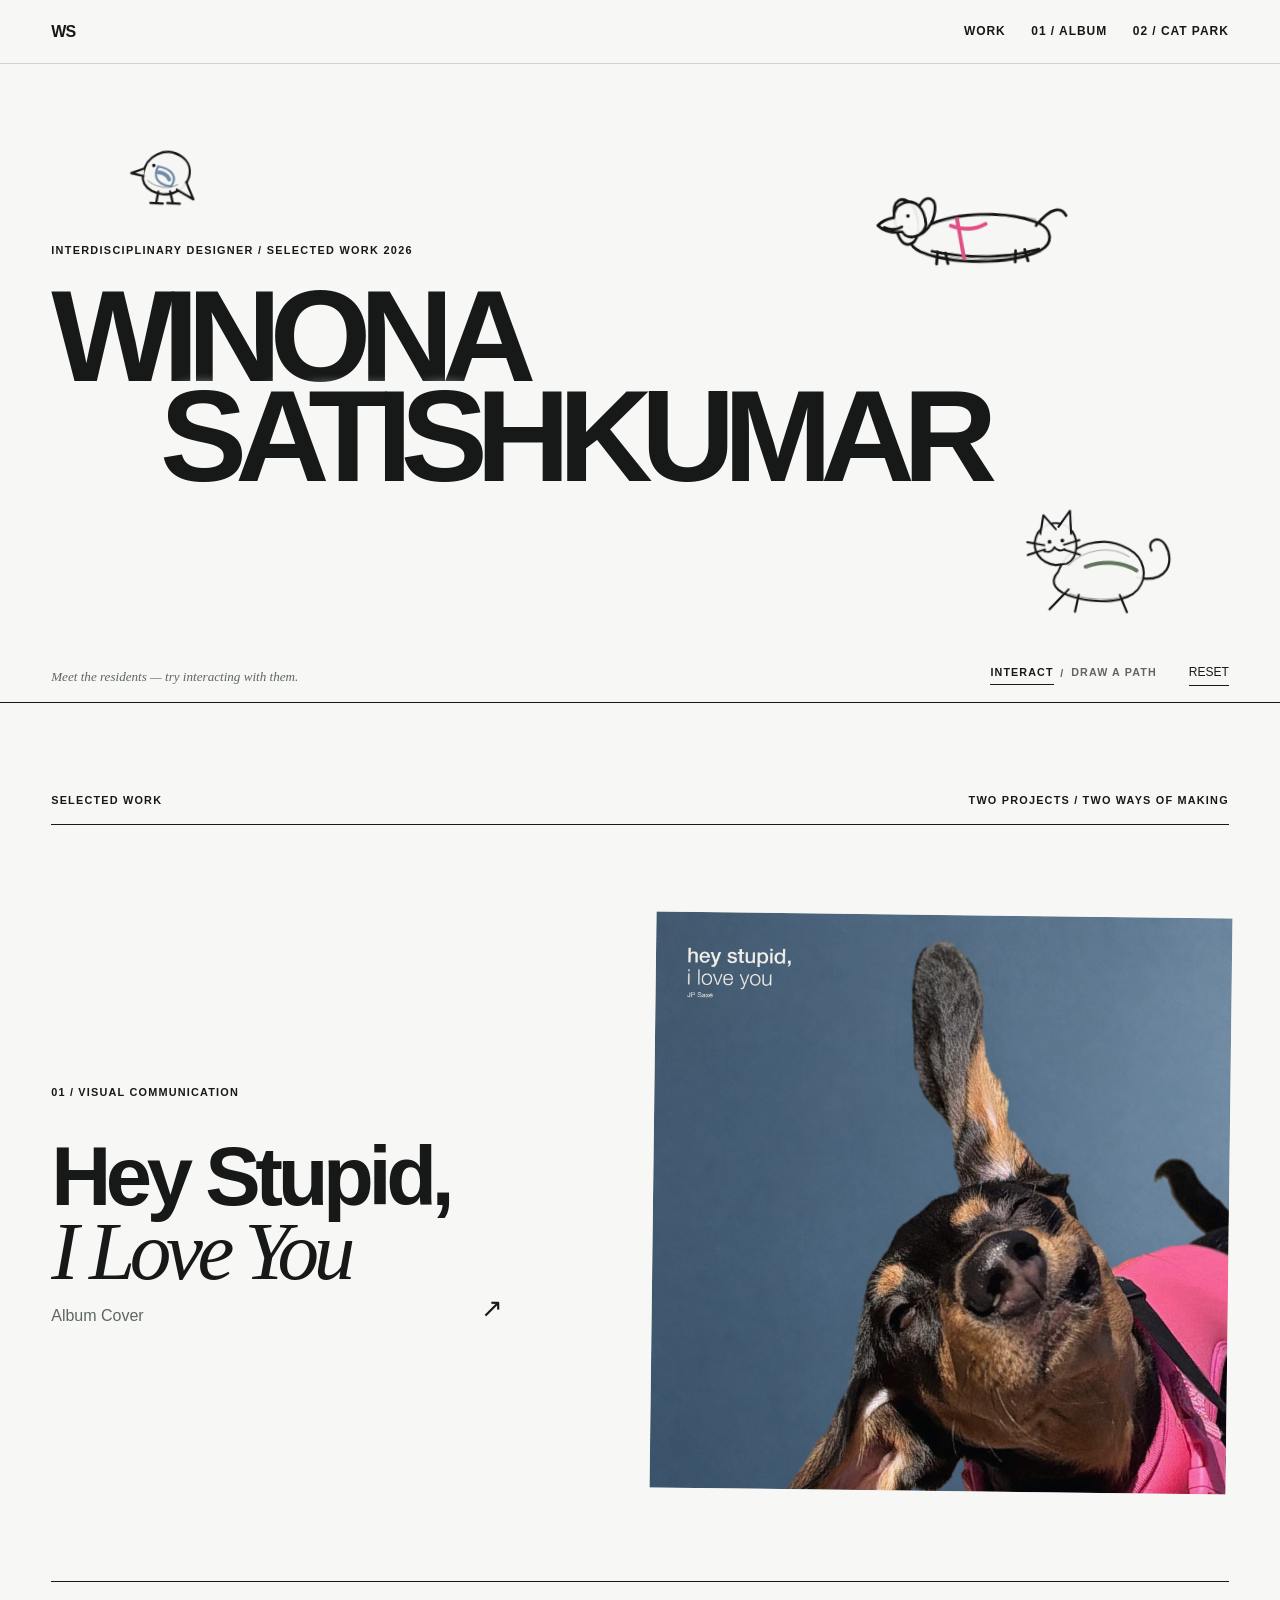
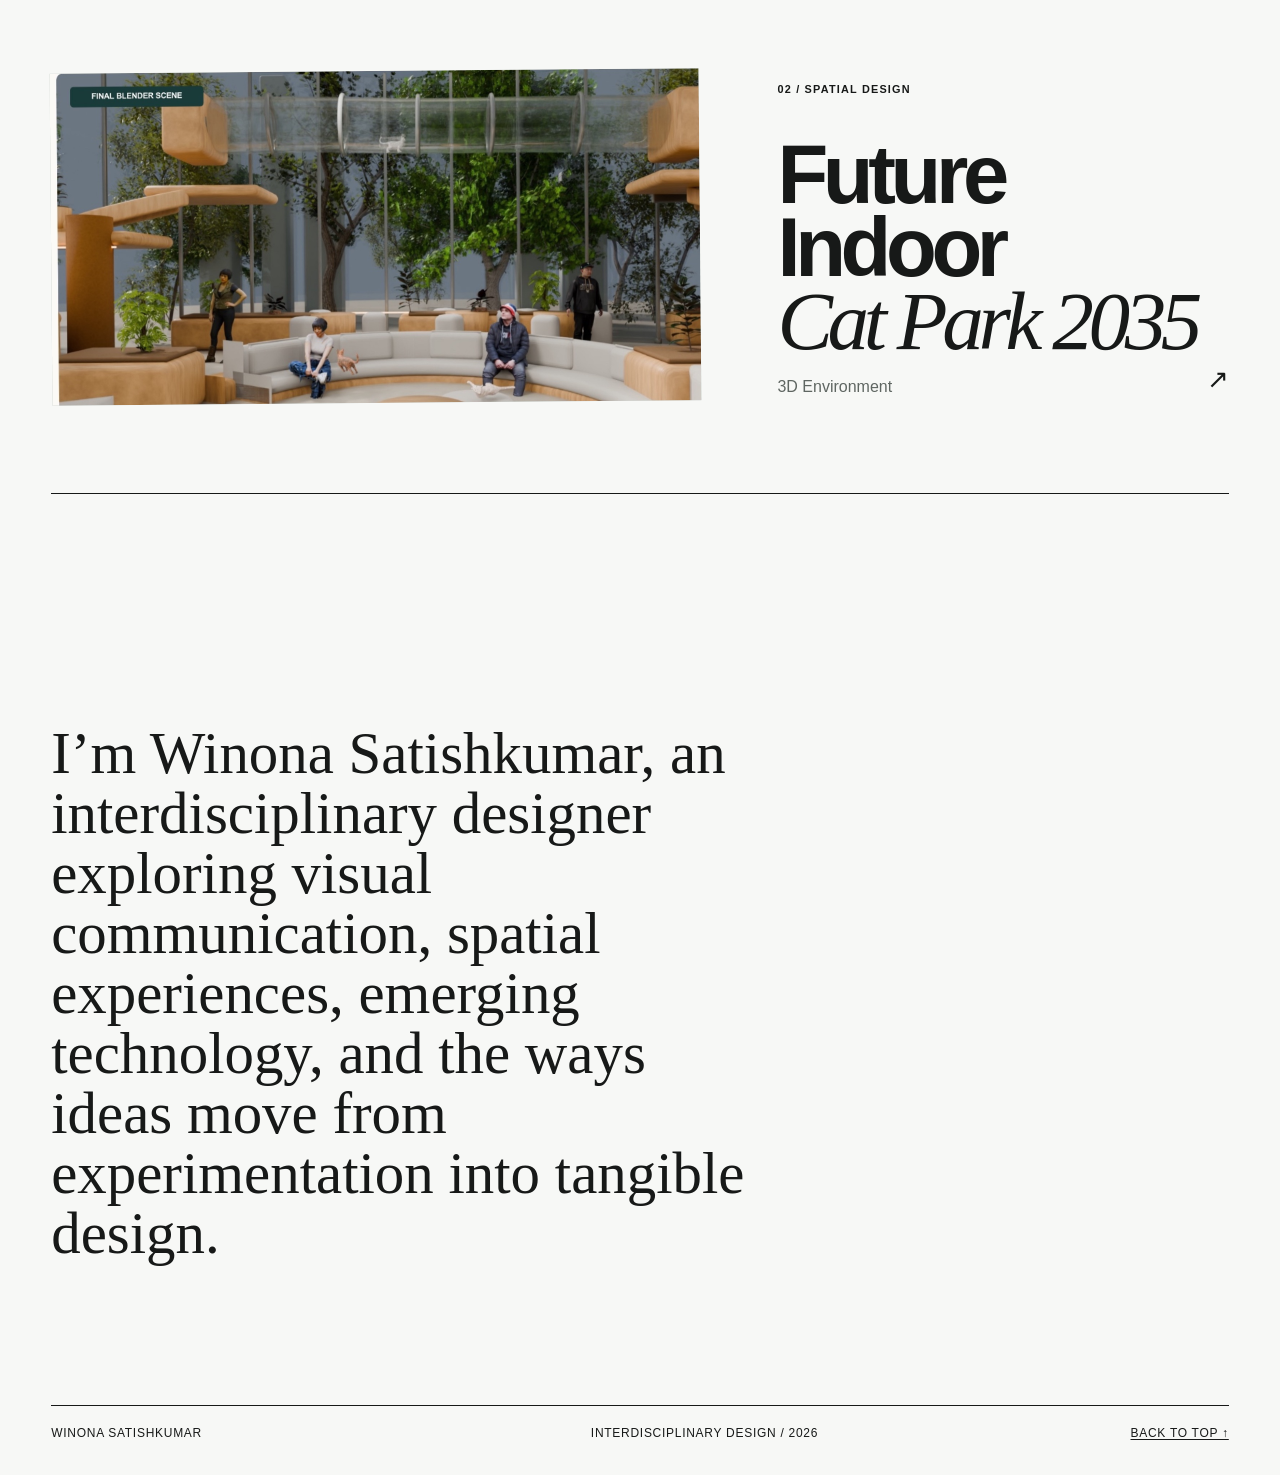
<file: index.html>
<!doctype html>
<html lang="en">
  <head>
    <meta charset="utf-8">
    <meta name="viewport" content="width=device-width, initial-scale=1">
    <meta name="description" content="Winona Satishkumar — selected visual communication and spatial design work, 2026.">
    <meta name="theme-color" content="#f7f8f6">
    <title>Winona Satishkumar — Design Portfolio</title>
    <link rel="icon" href="favicon.svg" type="image/svg+xml">
    <link rel="stylesheet" href="styles.css">
    <script src="script.js" defer></script>
  </head>
  <body class="home-page living-home">
    <a class="skip-link" href="#main-content">Skip to main content</a>

    <header class="site-header" aria-label="Primary navigation">
      <a class="site-mark" href="index.html" aria-label="Winona Satishkumar, home">WS</a>
      <nav class="site-nav" aria-label="Projects">
        <a href="#selected-work">Work</a>
        <a href="album-cover.html"><span aria-hidden="true">01 / </span>Album</a>
        <a href="cat-park.html"><span aria-hidden="true">02 / </span>Cat Park</a>
      </nav>
    </header>

    <main id="main-content">
      <section class="living-hero" id="living-hero" aria-labelledby="portfolio-name" aria-describedby="living-instructions animal-detail-instructions">
        <svg class="ink-filter" aria-hidden="true" width="0" height="0">
          <filter id="ink-wobble" x="-8%" y="-8%" width="116%" height="116%">
            <feTurbulence type="fractalNoise" baseFrequency="0.012 0.035" numOctaves="1" seed="8" result="ink-noise"/>
            <feDisplacementMap in="SourceGraphic" in2="ink-noise" scale="1.15" xChannelSelector="R" yChannelSelector="G"/>
          </filter>
        </svg>
        <svg class="path-layer" id="path-layer" aria-hidden="true" preserveAspectRatio="none">
          <path class="drawn-path drawn-path--echo" id="drawn-path-echo" d=""/>
          <path class="drawn-path" id="drawn-path" d=""/>
        </svg>
        <div class="living-identity page-shell">
          <p class="living-kicker">Interdisciplinary Designer / Selected Work 2026</p>
          <h1 class="living-name" id="portfolio-name">
            <span>Winona</span>
            <span>Satishkumar</span>
          </h1>
        </div>

        <div class="animal-habitat" id="animal-habitat" aria-label="Interactive hand-drawn animals">
          <div
            class="animal animal--dachshund"
            data-animal="dachshund"
            data-name="Dachshund"
            data-mobile-x="72"
            data-mobile-y="52"
            role="button"
            tabindex="0"
            aria-label="Dachshund. Press Enter for a head shake, Shift and Enter for a yawn, or use arrow keys to move."
            style="--animal-x: 76%; --animal-y: 26%; --animal-size: clamp(9.65rem, 14.95vw, 15.5rem);"
          >
            <span class="animal__grab-hint" aria-hidden="true">drag</span>
            <svg class="animal__figure" viewBox="0 0 270 150" aria-hidden="true" focusable="false">
              <g class="animal__body-group">
                <path class="animal__body" d="M61 72c39-24 119-24 166-4 20 9 21 30 2 39-46 20-128 15-169-4-18-9-17-21 1-31z"/>
                <path class="sketch-line" d="M75 67c42-15 108-17 149-4m-147 45c42 10 105 12 147 1"/>
                <path class="animal__belly" d="M76 103c45 12 107 14 151 2"/>
                <g class="animal__legs">
                  <path d="M84 104l-2 17m13-15 3 15m96-15-1 16m14-17 4 16"/>
                </g>
                <g class="animal__tail">
                  <path d="M224 72c23-27 37-25 43-13"/>
                </g>
                <path class="animal__accent" d="M113 59l8 55m-17-46c18 7 34 7 49-1"/>
              </g>
              <g class="animal__head">
                <path class="animal__ear animal__ear--front" d="M52 39C37 20 22 29 25 54c2 22 7 39 19 38 13-1 18-24 12-42-1-4-2-8-4-11z"/>
                <path class="animal__ear animal__ear--back" d="M61 38c11-17 24-9 21 9-3 17-13 29-24 33"/>
                <path d="M69 65c-1-24-15-38-32-31-10 4-13 12-13 20-9 1-17 4-23 10 8 8 20 12 34 10 8 14 30 8 34-9z"/>
                <circle cx="44" cy="52" r="2.7" fill="currentColor" stroke="none"/>
                <path class="animal__mouth" d="M10 67c8 4 17 4 25 0"/>
                <path d="M4 61L0 64l5 4" fill="currentColor"/>
                <path class="sketch-line" d="M13 72c8 2 15 1 22-3"/>
              </g>
            </svg>
          </div>

          <div
            class="animal animal--cat"
            data-animal="cat"
            data-name="Cat"
            data-mobile-x="84"
            data-mobile-y="78"
            role="button"
            tabindex="0"
            aria-label="Cat. Press Enter for a stretch, Shift and Enter for a yawn, or use arrow keys to move."
            style="--animal-x: 86%; --animal-y: 78%; --animal-size: clamp(8.6rem, 12.65vw, 12.65rem);"
          >
            <span class="animal__grab-hint" aria-hidden="true">drag</span>
            <svg class="animal__figure" viewBox="0 0 190 150" aria-hidden="true" focusable="false">
              <g class="animal__tail"><path d="M137 92c37 7 45-20 33-39-8-13-23-3-16 7"/></g>
              <g class="animal__body-group">
                <path class="animal__body" d="M45 88c12-34 51-46 82-29 19 10 24 31 12 47-13 16-45 18-74 11-22-5-31-16-20-29z"/>
                <path class="sketch-line" d="M57 80c18-20 49-25 71-12m-69 45c22 7 49 8 72-1"/>
                <g class="animal__legs">
                  <path d="M58 108l-22 24m34-18-4 20m52-21 9 20"/>
                </g>
              </g>
              <g class="animal__head">
                <path d="M42 80c-18-2-29-16-24-32 5-17 24-22 38-12 13 10 13 35-1 42z"/>
                <path class="animal__ear" d="M23 44l3-22 15 16m3-3 13-19 2 27"/>
                <circle cx="34" cy="53" r="2.4" fill="currentColor" stroke="none"/><circle cx="49" cy="51" r="2.4" fill="currentColor" stroke="none"/>
                <path class="animal__mouth" d="M40 59c-2 5-7 7-12 5m12-5c3 4 8 5 12 2"/>
                <path class="animal__whiskers" d="M28 57L8 54m21 8L9 69m42-13 18-6m-17 12 18 5"/>
              </g>
              <path class="animal__accent" d="M77 81c20-8 43-7 60 3"/>
            </svg>
          </div>

          <div
            class="animal animal--dog resident--waiting"
            data-animal="dog"
            data-name="Small dog"
            data-mobile-x="16"
            data-mobile-y="72"
            role="button"
            tabindex="-1"
            aria-hidden="true"
            aria-label="Small dog. Press Enter for a tail wag, Shift and Enter for a play bow, or use arrow keys to move."
            style="--animal-x: 16%; --animal-y: 72%; --animal-size: clamp(6.8rem, 9vw, 9rem);"
          >
            <span class="animal__grab-hint" aria-hidden="true">drag</span>
            <svg class="animal__figure" viewBox="0 0 170 145" aria-hidden="true" focusable="false">
              <g class="animal__body-group">
                <path class="animal__body" d="M48 70c20-18 62-14 82 7 14 15 9 34-8 39-24 6-62 4-79-9-14-10-8-26 5-37z"/>
                <path class="sketch-line" d="M57 72c22-10 48-7 67 8"/>
                <g class="animal__legs"><path d="M55 105l-8 28m22-24 2 25m38-22 6 22"/></g>
              </g>
              <g class="animal__tail"><path d="M127 77c23-19 34-7 31 6"/></g>
              <g class="animal__head">
                <path d="M48 76C27 77 14 60 20 42c7-19 31-20 44-5 10 13 3 34-16 39z"/>
                <path class="animal__ear" d="M25 44C4 31 8 63 29 69m27-33c13-15 24 3 9 22"/>
                <circle cx="42" cy="50" r="2.5" fill="currentColor" stroke="none"/>
                <path d="M21 58l-7 2 7 4" fill="currentColor"/><path class="animal__mouth" d="M24 64c7 5 12 4 17 0"/>
              </g>
            </svg>
          </div>

          <div
            class="animal animal--bird"
            data-animal="bird"
            data-name="Bird"
            data-mobile-x="88"
            data-mobile-y="15"
            role="button"
            tabindex="0"
            aria-label="Bird. Press Enter for a hop and wing flutter, Shift and Enter for a larger flap, or use arrow keys to move."
            style="--animal-x: 13%; --animal-y: 17%; --animal-size: clamp(5.15rem, 6.9vw, 7.1rem);"
          >
            <span class="animal__grab-hint" aria-hidden="true">drag</span>
            <svg class="animal__figure" viewBox="0 0 120 110" aria-hidden="true" focusable="false">
              <g class="animal__body-group">
                <path class="animal__body" d="M29 60c2-25 28-41 51-27 21 13 13 42-9 50-19 7-44-3-42-23z"/>
                <g class="animal__wing"><path d="M49 48c20 2 27 14 19 26-15 0-27-9-19-26z"/></g>
                <path class="animal__accent animal__accent--bird" d="M50 56c7 0 12 3 15 9"/>
                <path class="sketch-line" d="M36 68c12 9 28 11 41 3"/>
                <path class="animal__tail" d="M76 78l23 12-11-23"/>
                <circle cx="43" cy="47" r="2.5" fill="currentColor" stroke="none"/>
                <path d="M30 52L13 59l17 3" fill="none"/>
              </g>
              <g class="animal__legs"><path d="M51 82l-2 15m18-16 4 14m-30 3h17m6-1h17"/></g>
            </svg>
          </div>

          <div
            class="animal animal--rabbit resident--waiting"
            data-animal="rabbit"
            data-name="Rabbit"
            data-mobile-x="55"
            data-mobile-y="79"
            role="button"
            tabindex="-1"
            aria-hidden="true"
            aria-label="Rabbit. Press Enter for an ear twitch, Shift and Enter for a small jump, or use arrow keys to move."
            style="--animal-x: 58%; --animal-y: 79%; --animal-size: clamp(6rem, 8.5vw, 8.5rem);"
          >
            <span class="animal__grab-hint" aria-hidden="true">drag</span>
            <svg class="animal__figure" viewBox="0 0 150 150" aria-hidden="true" focusable="false">
              <g class="animal__body-group">
                <path class="animal__body" d="M48 92c12-25 51-33 73-12 21 20 2 43-27 44-28 2-60-6-46-32z"/>
                <path class="animal__accent animal__accent--rabbit" d="M70 88c14-8 31-9 43-1"/>
                <path class="sketch-line" d="M57 111c18 8 40 8 57 1"/>
                <circle class="animal__tail" cx="126" cy="91" r="12"/>
                <g class="animal__legs"><path d="M66 115l-18 18m54-11 21 9"/></g>
              </g>
              <g class="animal__head">
                <path d="M48 100c-20-1-29-15-22-31 7-16 27-19 39-7 13 13 3 37-17 38z"/>
                <g class="animal__ears">
                  <path d="M34 67C19 34 26 7 39 14c13 8 9 34 4 54"/>
                  <path d="M48 66c-4-35 9-56 20-45 10 11-2 35-12 51"/>
                </g>
                <circle cx="44" cy="77" r="2.5" fill="currentColor" stroke="none"/>
                <path d="M27 84l-8 3 8 4" fill="currentColor"/><path class="animal__whiskers" d="M28 85L8 81m20 10L9 99"/>
              </g>
            </svg>
          </div>

          <span class="animal-target" id="animal-target" aria-hidden="true"></span>
        </div>

        <div class="living-controls page-shell">
          <p id="living-instructions">Meet the residents — try interacting with them.</p>
          <div class="living-controls__actions">
            <div class="interaction-mode" role="group" aria-label="Homepage interaction mode">
              <button type="button" data-interaction-mode="interact" aria-pressed="true">Interact</button>
              <span aria-hidden="true">/</span>
              <button type="button" data-interaction-mode="path" aria-pressed="false">Draw a path</button>
            </div>
            <button class="text-button" id="reset-animals" type="button">RESET</button>
          </div>
        </div>
        <p class="sr-only" id="animal-detail-instructions">Each resident is keyboard accessible. Press Enter for a primary reaction, Shift and Enter for a second reaction, or use the arrow keys to move. Draw Path mode lets a nearby resident follow a freehand line. Press Escape to leave Draw Path mode.</p>
        <p class="sr-only" id="animal-status" aria-live="polite"></p>
      </section>

      <section class="living-work page-shell" id="selected-work" aria-labelledby="work-title">
        <div class="section-heading-row">
          <h2 id="work-title">Selected work</h2>
          <p>Two projects / two ways of making</p>
        </div>

        <a class="living-project living-project--album" href="album-cover.html" data-project-animal="dachshund">
          <div class="living-project__text">
            <span class="project-number">01 / Visual Communication</span>
            <h3>Hey Stupid,<br><em>I Love You</em></h3>
            <p>Album Cover</p>
            <span class="living-project__arrow" aria-hidden="true">↗</span>
          </div>
          <figure class="living-project__image living-project__image--square">
            <img src="assets/images/album/final-cover.jpg" width="1800" height="1800" alt="Album cover featuring an extreme close-up of a dachshund shaking its head against a dusty blue background." fetchpriority="high">
          </figure>
        </a>

        <a class="living-project living-project--cat" href="cat-park.html" data-project-animal="cat">
          <figure class="living-project__image living-project__image--wide">
            <img src="assets/images/cat/final-blender-hero.jpg" width="1800" height="920" alt="Final Blender view of an indoor cat park with a circular human lounge and a transparent elevated cat tunnel." loading="lazy">
          </figure>
          <div class="living-project__text">
            <span class="project-number">02 / Spatial Design</span>
            <h3>Future Indoor<br><em>Cat Park 2035</em></h3>
            <p>3D Environment</p>
            <span class="living-project__arrow" aria-hidden="true">↗</span>
          </div>
        </a>
      </section>

      <section class="home-intro page-shell" aria-label="Portfolio introduction">
        <p>I’m Winona Satishkumar, an interdisciplinary designer exploring visual communication, spatial experiences, emerging technology, and the ways ideas move from experimentation into tangible design.</p>
      </section>
    </main>

    <footer class="site-footer page-shell">
      <p>Winona Satishkumar</p>
      <p>Interdisciplinary Design / 2026</p>
      <a href="#main-content">Back to top ↑</a>
    </footer>
  </body>
</html>
</file>
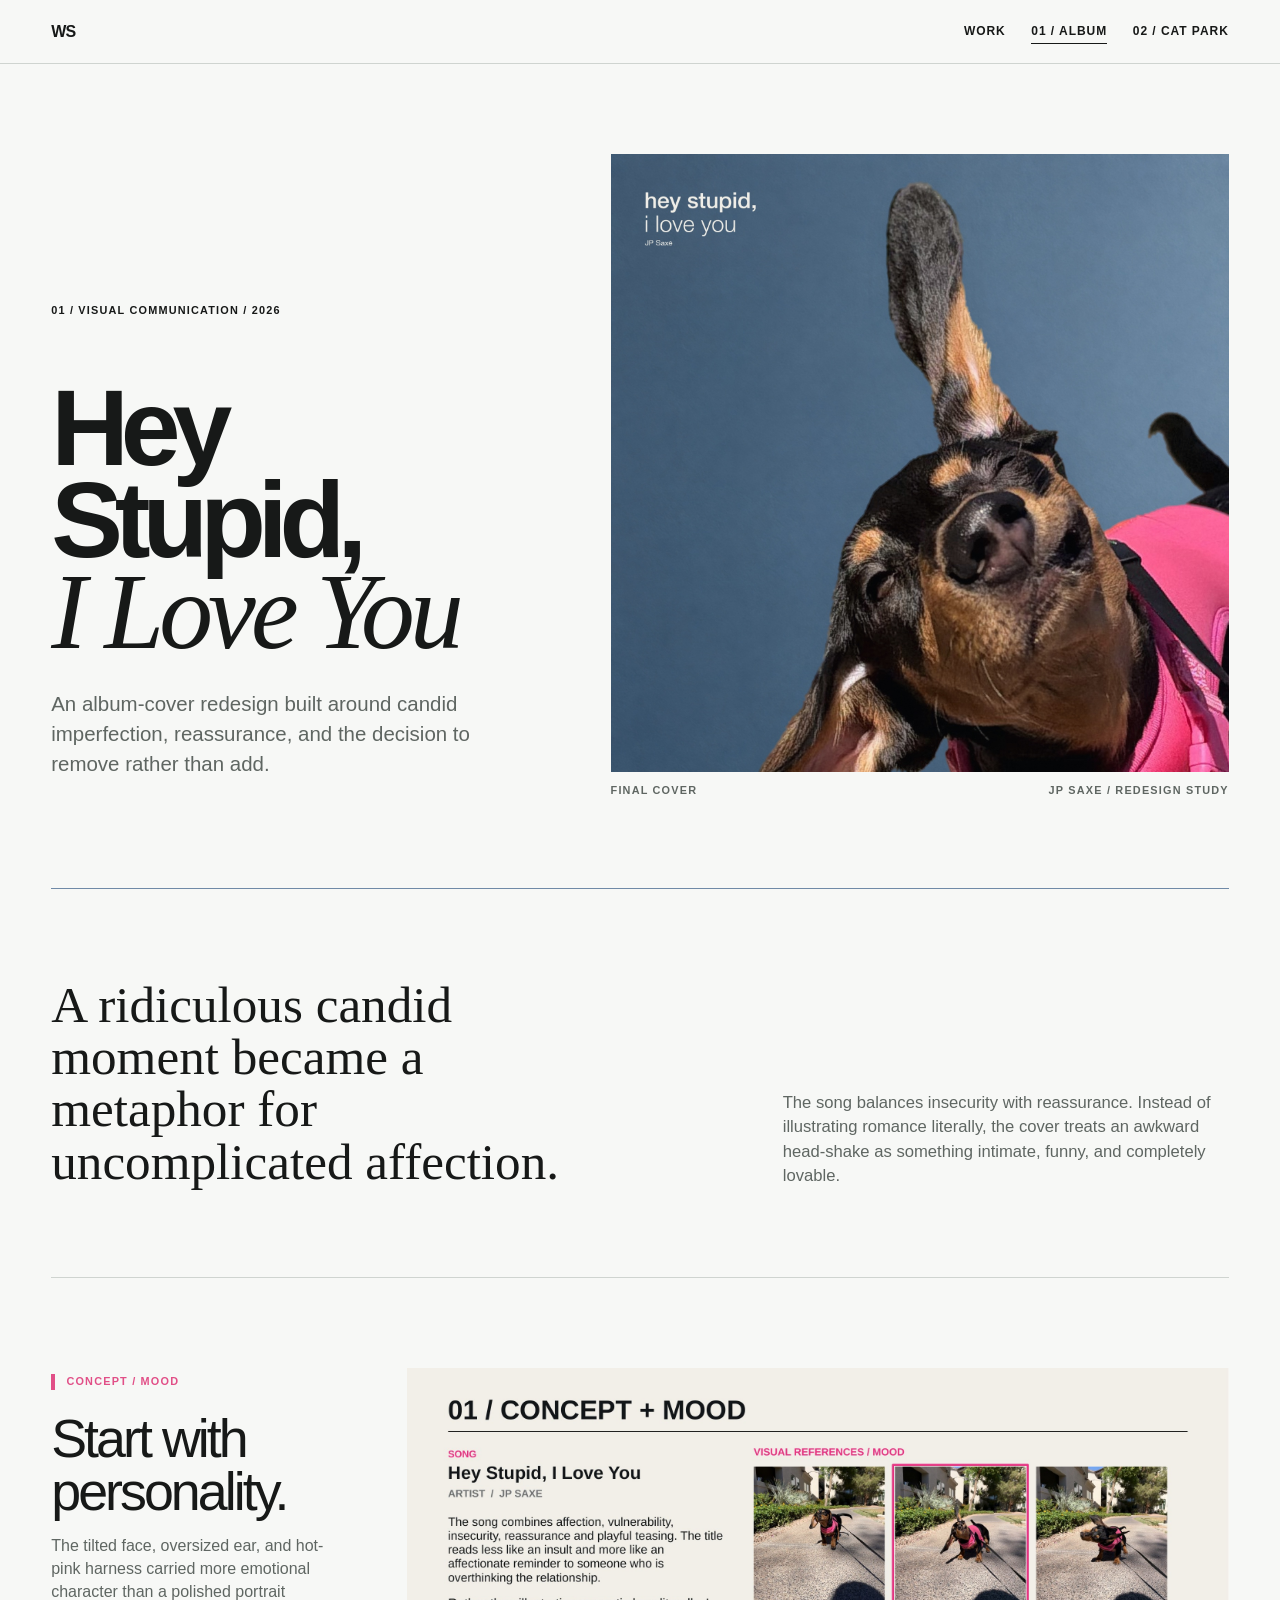
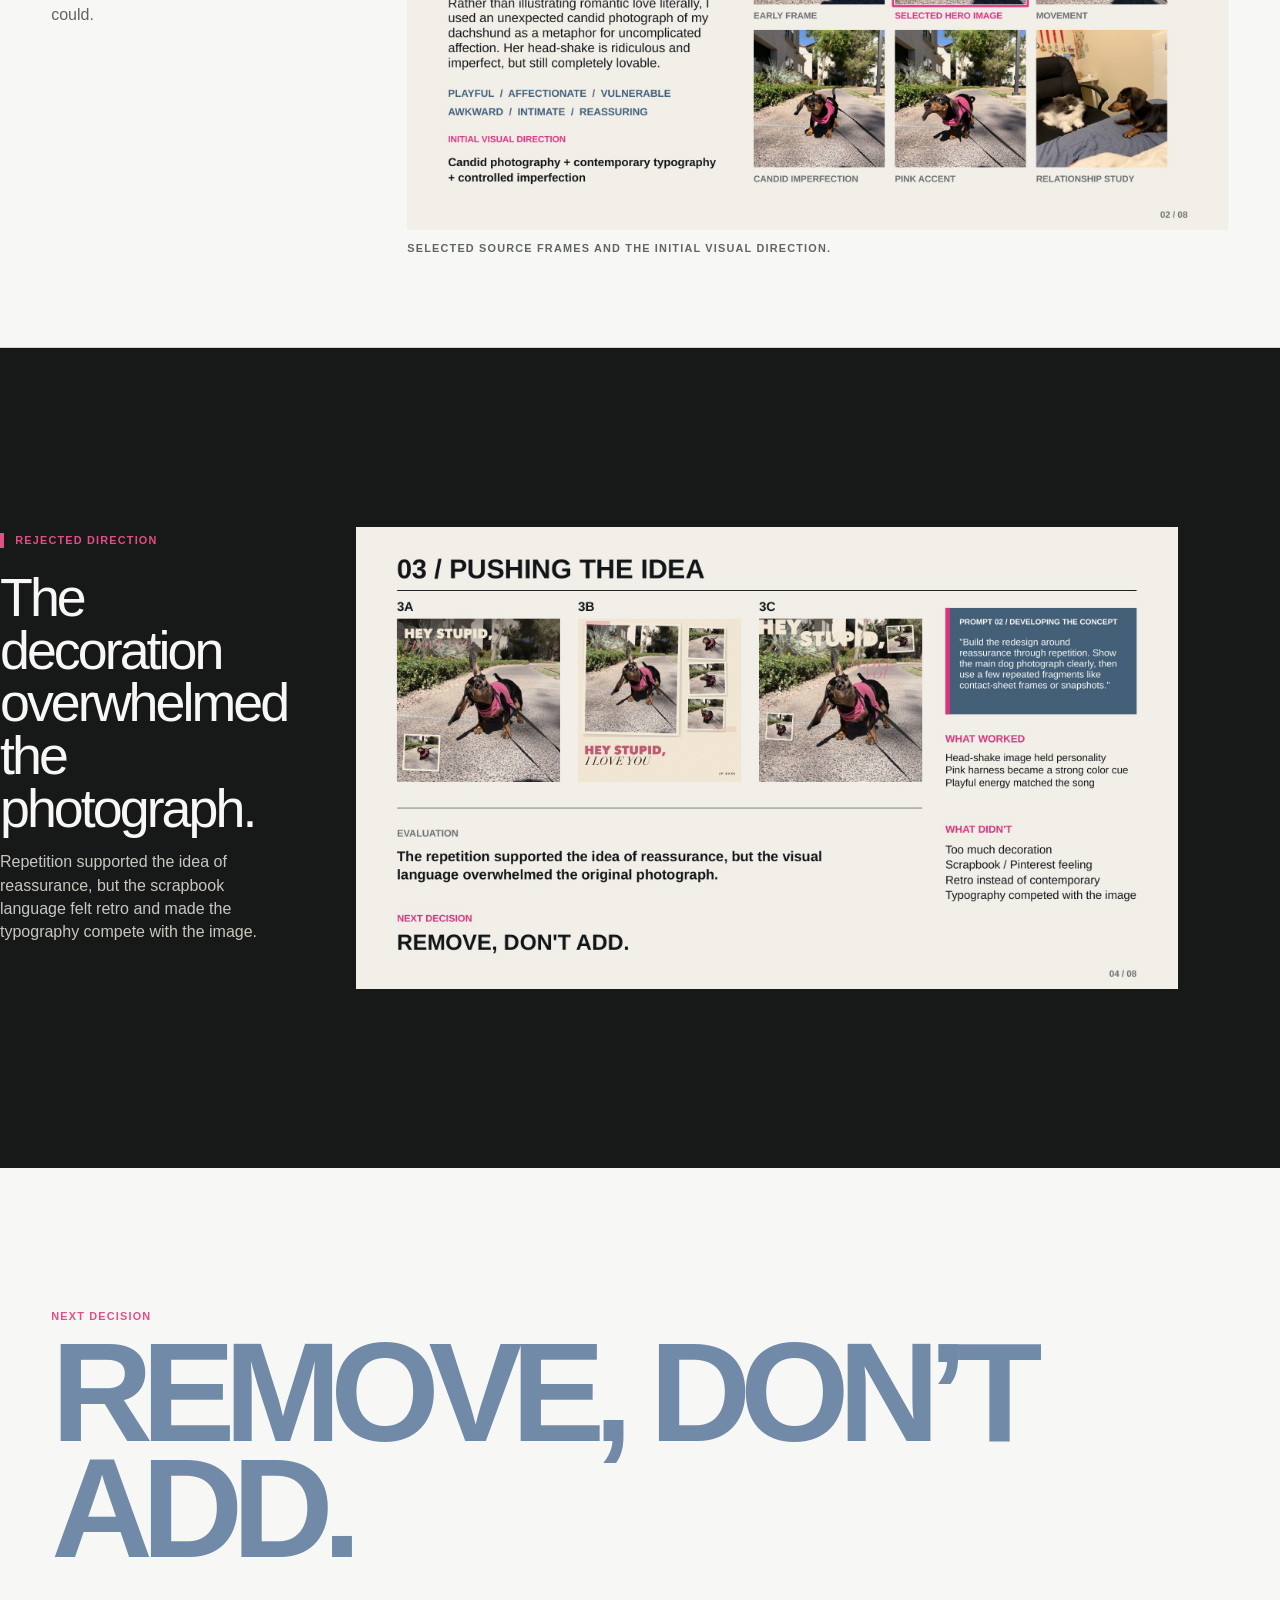
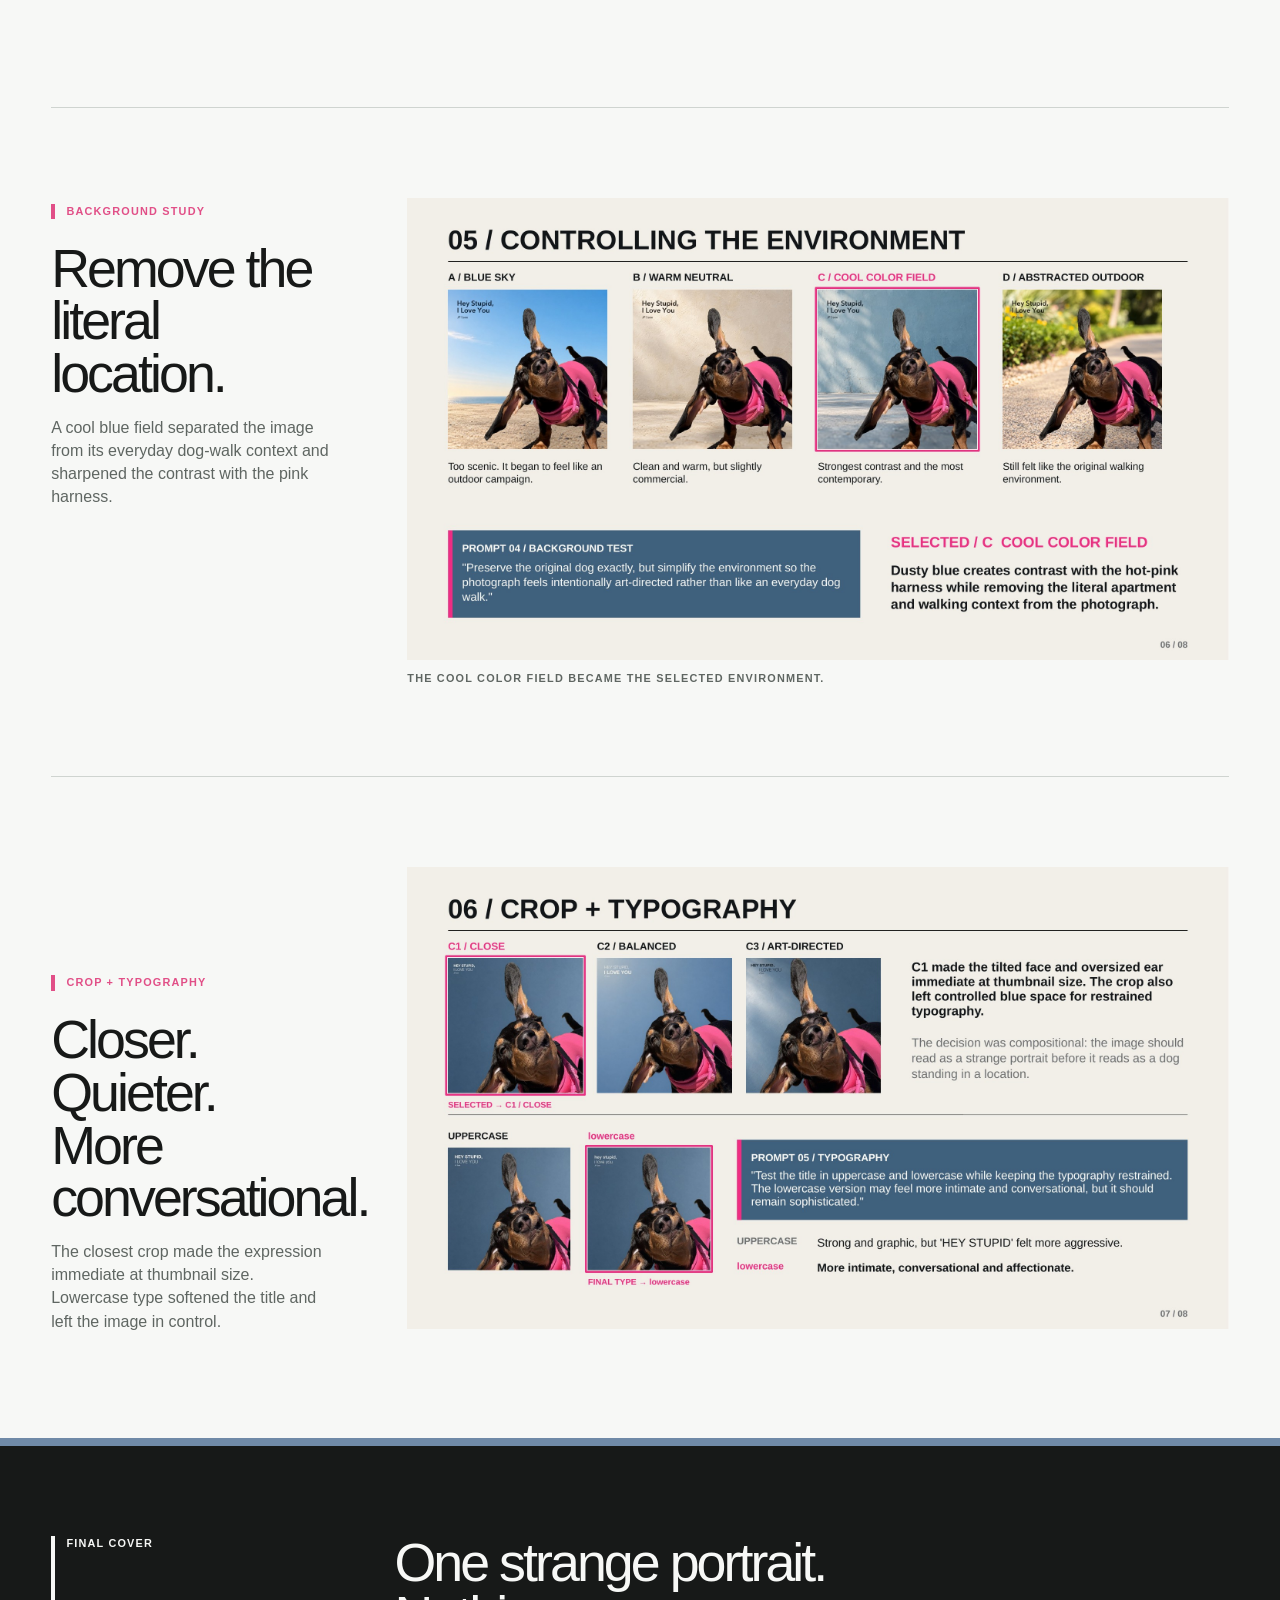
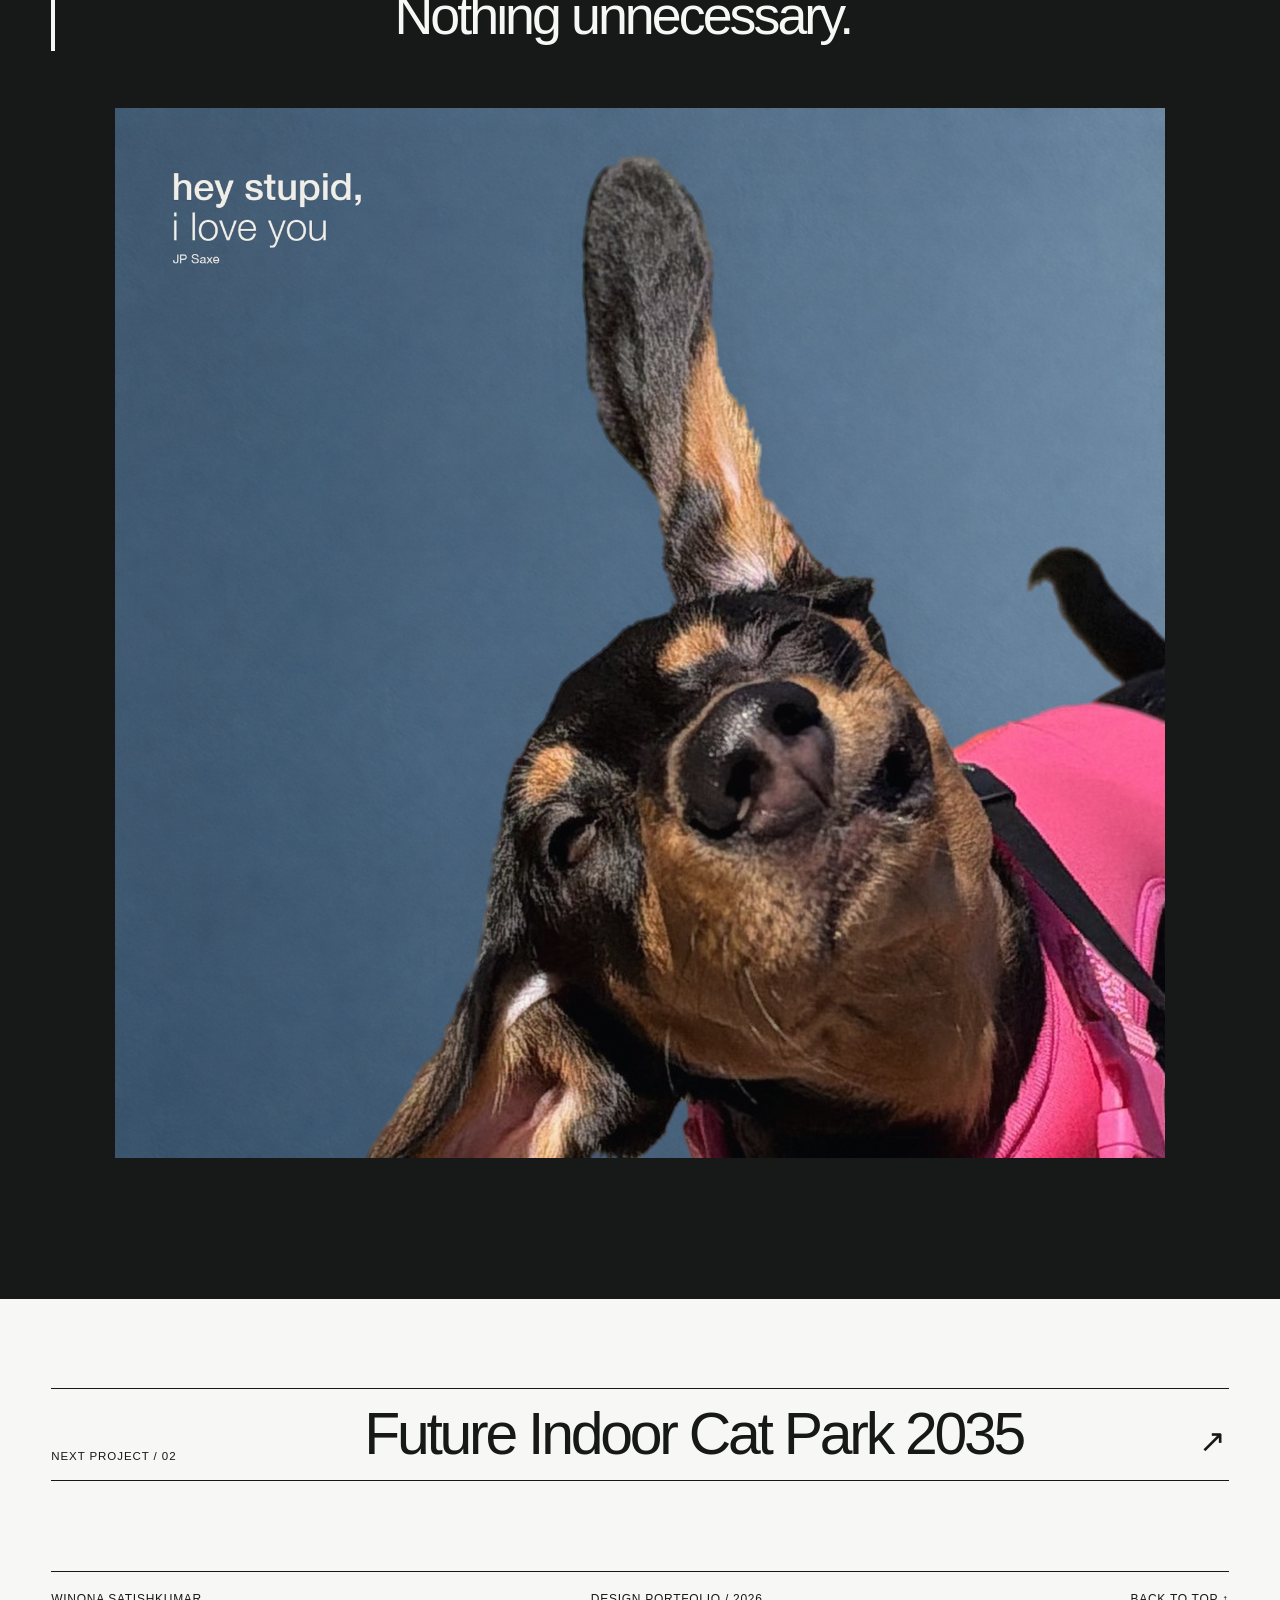
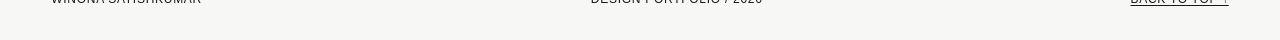
<file: album-cover.html>
<!doctype html>
<html lang="en">
  <head>
    <meta charset="utf-8">
    <meta name="viewport" content="width=device-width, initial-scale=1">
    <meta name="description" content="Hey Stupid, I Love You — album cover design by Winona Satishkumar.">
    <meta name="theme-color" content="#f7f8f6">
    <title>Hey Stupid, I Love You — Winona Satishkumar</title>
    <link rel="icon" href="favicon.svg" type="image/svg+xml">
    <link rel="stylesheet" href="styles.css">
  </head>
  <body class="project-page album-page">
    <a class="skip-link" href="#main-content">Skip to main content</a>

    <header class="site-header" aria-label="Primary navigation">
      <a class="site-mark" href="index.html" aria-label="Winona Satishkumar, home">WS</a>
      <nav class="site-nav" aria-label="Projects">
        <a href="index.html#selected-work">Work</a>
        <a href="album-cover.html" aria-current="page"><span aria-hidden="true">01 / </span>Album</a>
        <a href="cat-park.html"><span aria-hidden="true">02 / </span>Cat Park</a>
      </nav>
    </header>

    <main id="main-content">
      <article>
        <header class="project-hero project-hero--album page-shell">
          <div class="project-hero__title">
            <p class="eyebrow">01 / Visual Communication / 2026</p>
            <h1>Hey Stupid,<br><span class="serif-italic">I Love You</span></h1>
            <p class="project-deck">An album-cover redesign built around candid imperfection, reassurance, and the decision to remove rather than add.</p>
          </div>
          <figure class="hero-square">
            <img
              src="assets/images/album/final-cover.jpg"
              width="1800"
              height="1800"
              alt="Final Hey Stupid, I Love You album cover: a close crop of a dachshund shaking its head, with lowercase white type on a dusty blue field."
              fetchpriority="high"
            >
            <figcaption><span>Final cover</span><span>JP Saxe / Redesign study</span></figcaption>
          </figure>
        </header>

        <section class="case-intro page-shell">
          <p class="case-intro__lead">A ridiculous candid moment became a metaphor for uncomplicated affection.</p>
          <p>The song balances insecurity with reassurance. Instead of illustrating romance literally, the cover treats an awkward head-shake as something intimate, funny, and completely lovable.</p>
        </section>

        <section class="case-section page-shell" aria-labelledby="album-concept-title">
          <div class="section-copy">
            <p class="stage-label stage-label--pink">Concept / Mood</p>
            <h2 id="album-concept-title">Start with personality.</h2>
            <p>The tilted face, oversized ear, and hot-pink harness carried more emotional character than a polished portrait could.</p>
          </div>
          <figure class="process-figure process-figure--wide">
            <img src="assets/images/album/concept-mood.jpg" width="2134" height="1200" alt="Concept and mood page showing the song interpretation and a sequence of candid dachshund photographs." loading="lazy">
            <figcaption>Selected source frames and the initial visual direction.</figcaption>
          </figure>
        </section>

        <section class="case-section case-section--dark" aria-labelledby="album-rejected-title">
          <div class="page-shell section-inner">
            <div class="section-copy">
              <p class="stage-label stage-label--pink">Rejected Direction</p>
              <h2 id="album-rejected-title">The decoration overwhelmed the photograph.</h2>
              <p>Repetition supported the idea of reassurance, but the scrapbook language felt retro and made the typography compete with the image.</p>
            </div>
            <figure class="process-figure process-figure--wide">
              <img src="assets/images/album/rejected-direction.jpg" width="2134" height="1200" alt="Rejected album-cover explorations using repeated snapshots, layered type, and scrapbook-like layouts." loading="lazy">
            </figure>
          </div>
        </section>

        <aside class="decision-statement page-shell" aria-label="Key design decision">
          <p>Next decision</p>
          <blockquote>Remove, don’t add.</blockquote>
        </aside>

        <section class="case-section page-shell" aria-labelledby="album-control-title">
          <div class="section-copy">
            <p class="stage-label stage-label--pink">Background Study</p>
            <h2 id="album-control-title">Remove the literal location.</h2>
            <p>A cool blue field separated the image from its everyday dog-walk context and sharpened the contrast with the pink harness.</p>
          </div>
          <figure class="process-figure process-figure--wide">
            <img src="assets/images/album/background-tests.jpg" width="2134" height="1200" alt="Four album-cover background tests: blue sky, warm neutral, cool blue field, and abstracted outdoor setting." loading="lazy">
            <figcaption>The cool color field became the selected environment.</figcaption>
          </figure>
        </section>

        <section class="case-section page-shell" aria-labelledby="album-refine-title">
          <div class="section-copy section-copy--offset">
            <p class="stage-label stage-label--pink">Crop + Typography</p>
            <h2 id="album-refine-title">Closer. Quieter. More conversational.</h2>
            <p>The closest crop made the expression immediate at thumbnail size. Lowercase type softened the title and left the image in control.</p>
          </div>
          <figure class="process-figure process-figure--wide">
            <img src="assets/images/album/crop-typography.jpg" width="2134" height="1200" alt="Crop and typography comparison showing three image crops and uppercase versus lowercase title studies." loading="lazy">
          </figure>
        </section>

        <section class="finale finale--album" aria-labelledby="album-final-title">
          <div class="page-shell finale__heading">
            <p class="stage-label stage-label--light">Final Cover</p>
            <h2 id="album-final-title">One strange portrait.<br>Nothing unnecessary.</h2>
          </div>
          <figure class="finale__square">
            <img src="assets/images/album/final-cover.jpg" width="1800" height="1800" alt="Final square album cover for Hey Stupid, I Love You." loading="lazy">
          </figure>
        </section>

        <nav class="next-project page-shell" aria-label="Next project">
          <a href="cat-park.html">
            <span>Next project / 02</span>
            <strong>Future Indoor Cat Park 2035</strong>
            <span aria-hidden="true">↗</span>
          </a>
        </nav>
      </article>
    </main>

    <footer class="site-footer page-shell">
      <p>Winona Satishkumar</p>
      <p>Design Portfolio / 2026</p>
      <a href="#main-content">Back to top ↑</a>
    </footer>
  </body>
</html>
</file>
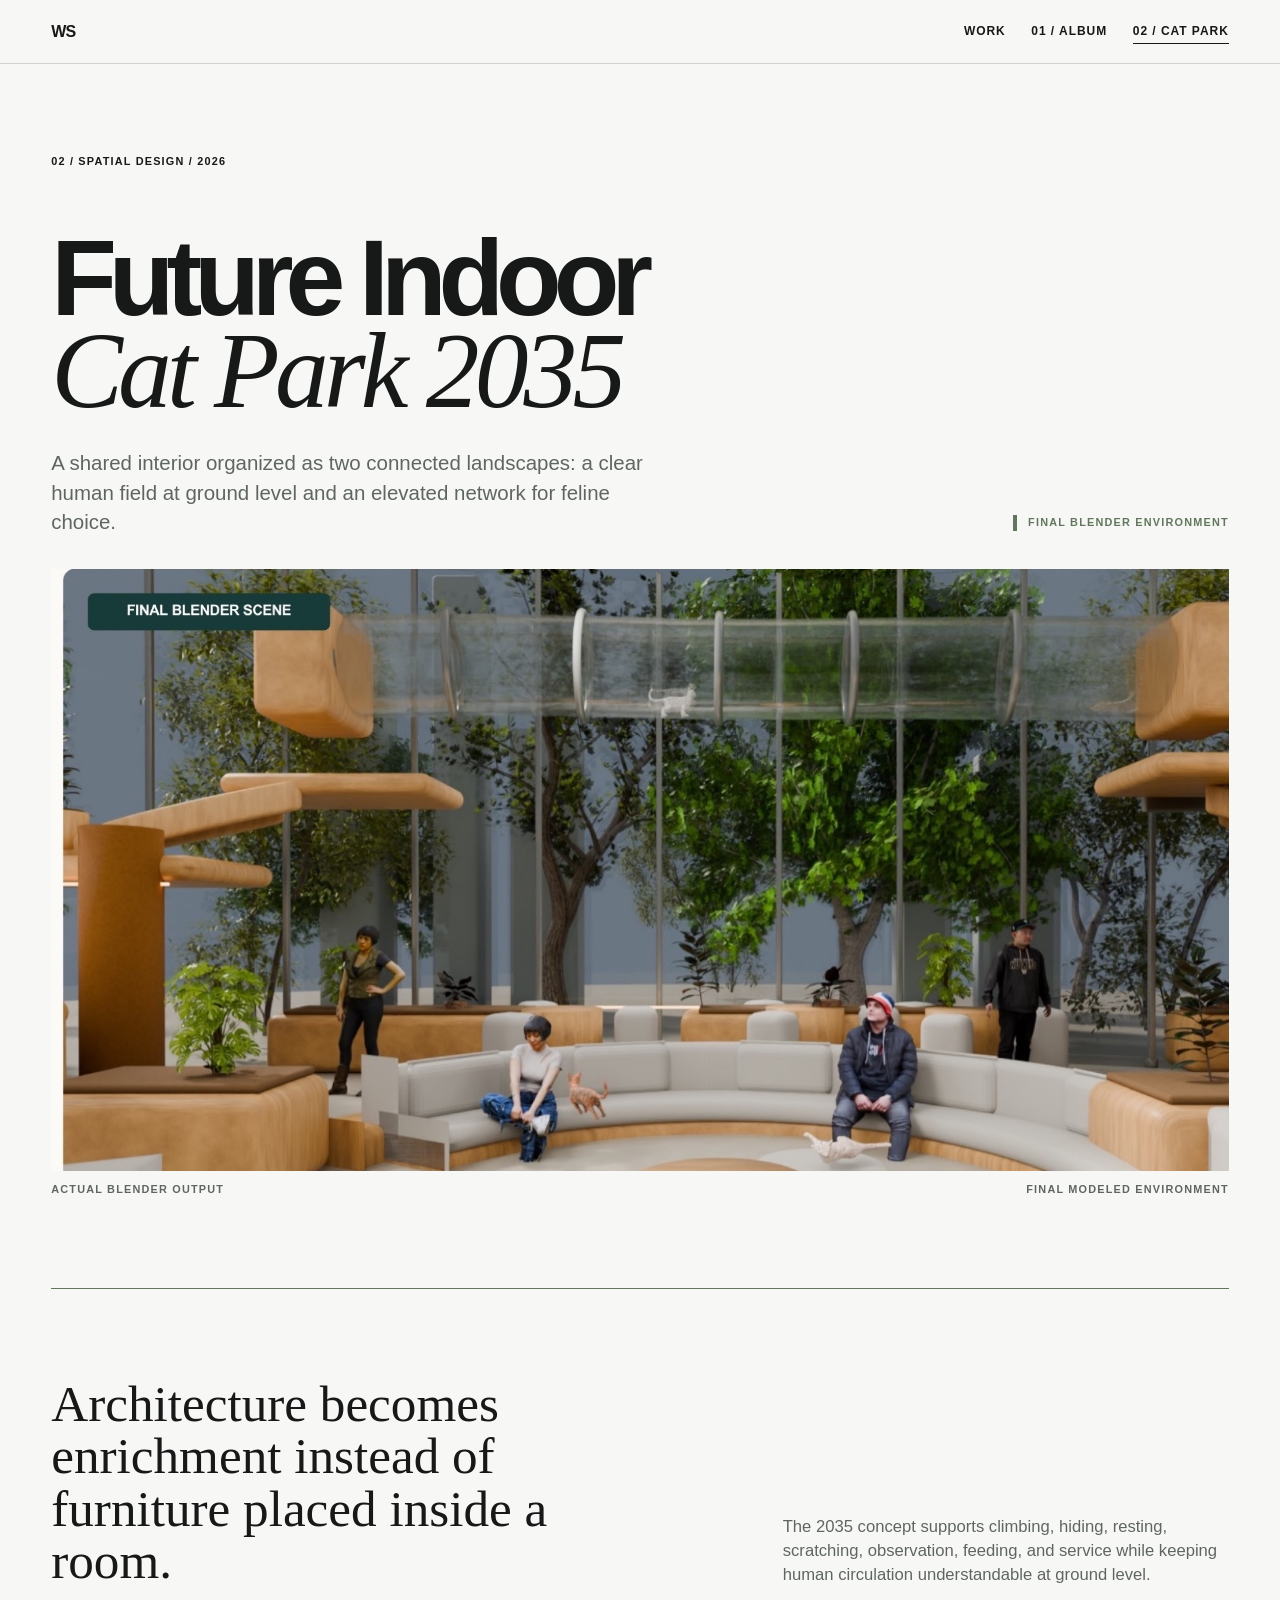
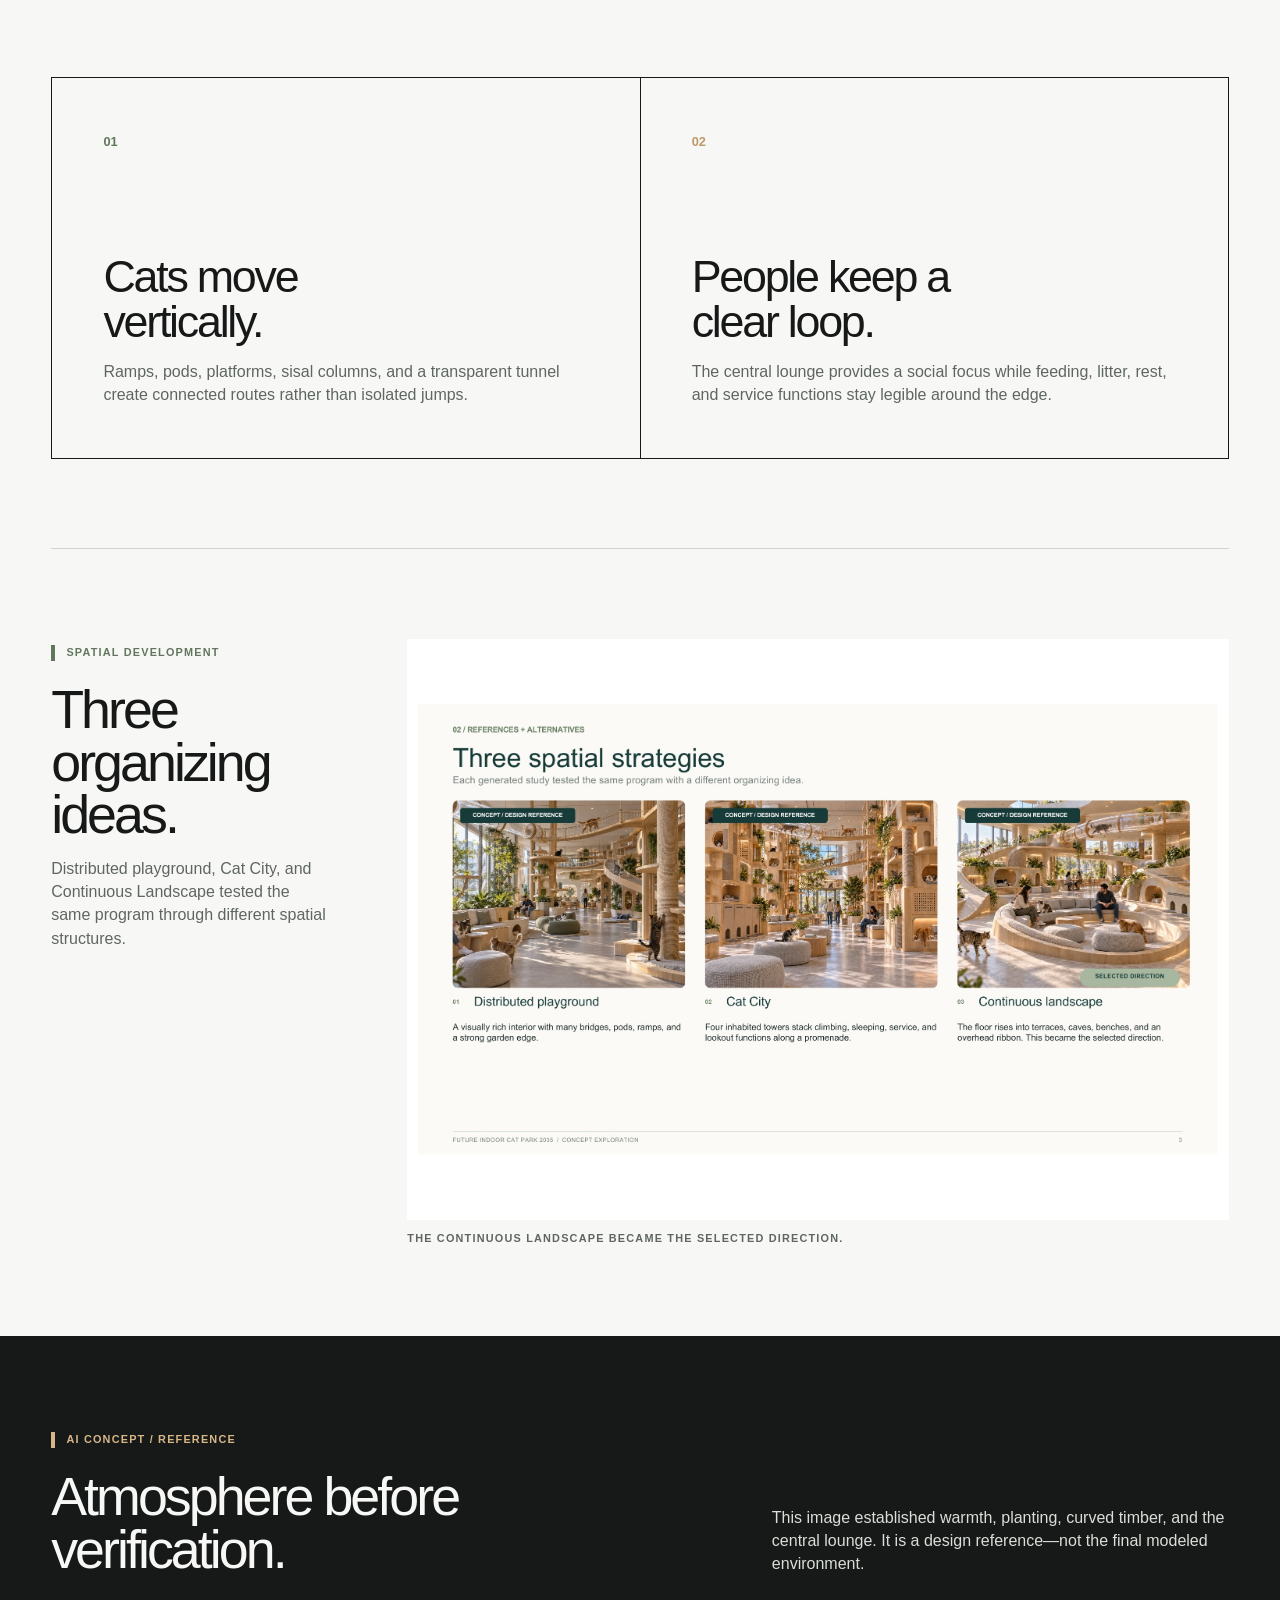
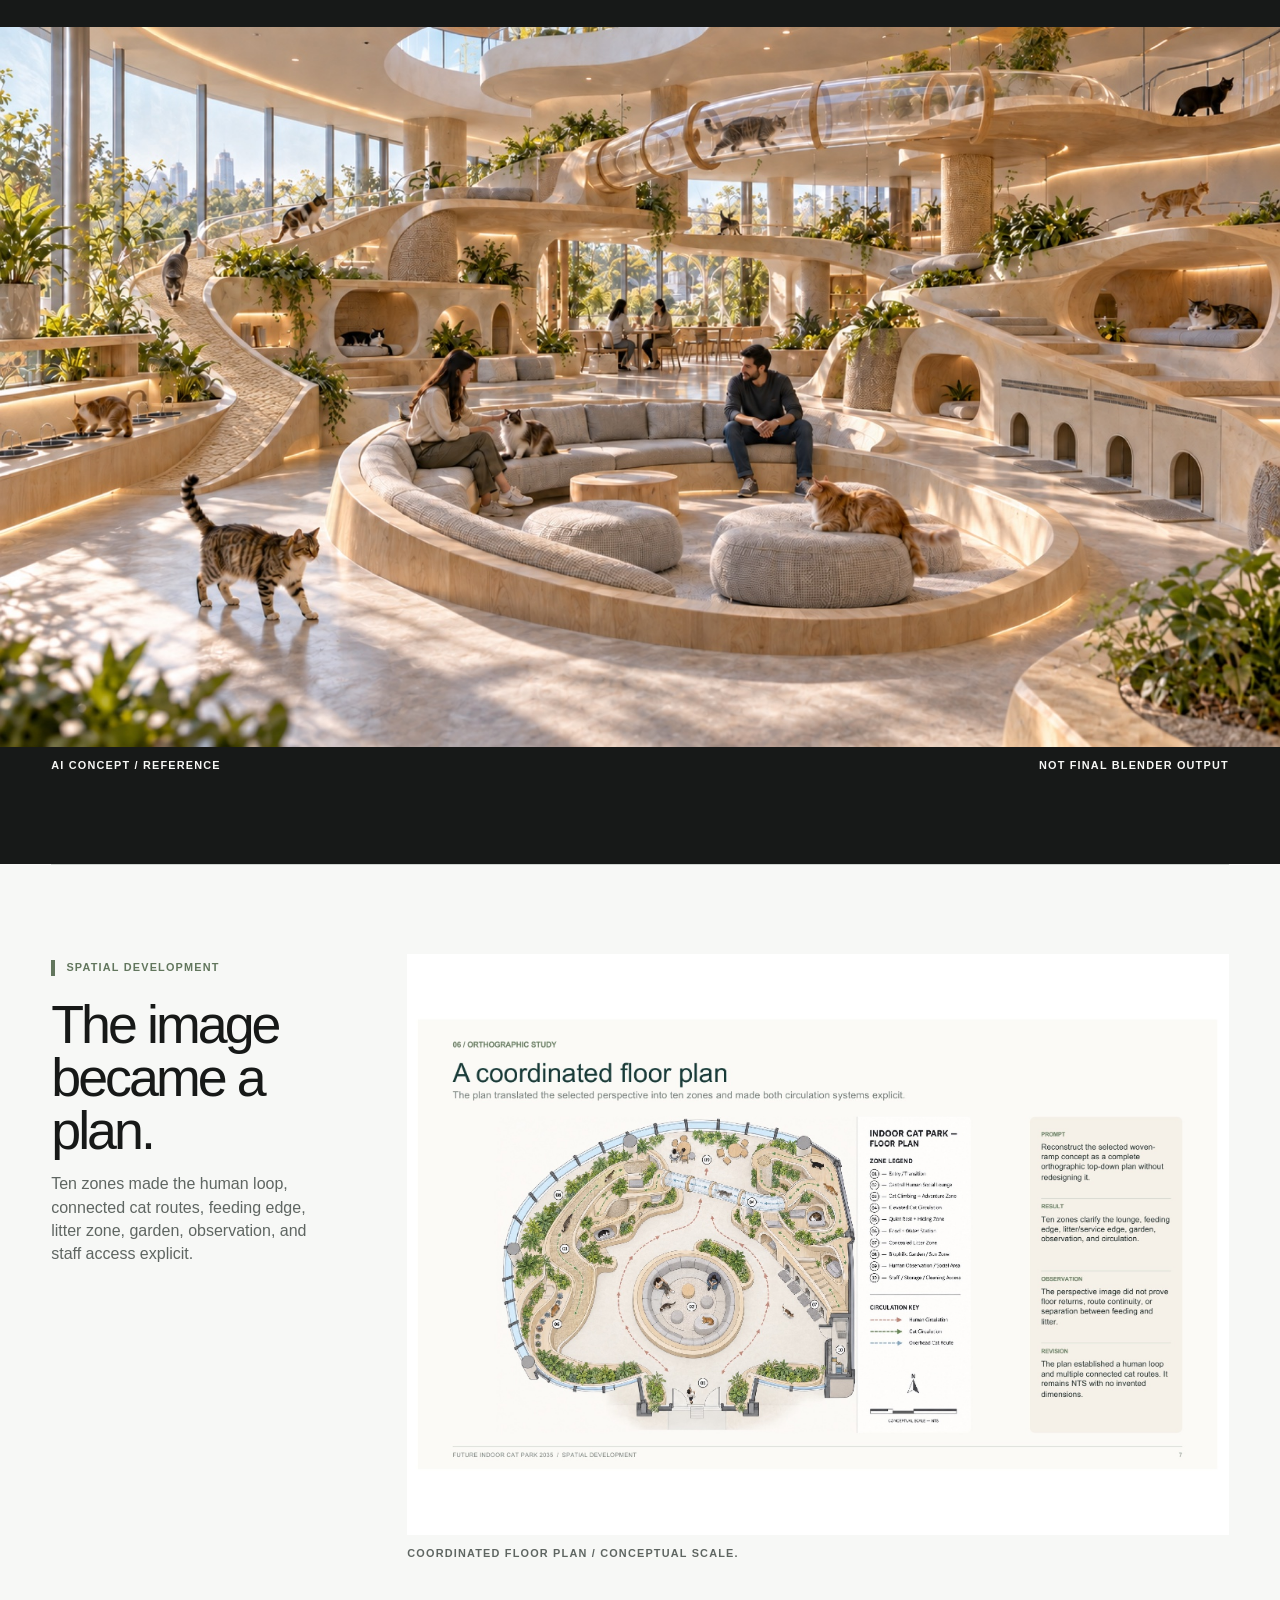
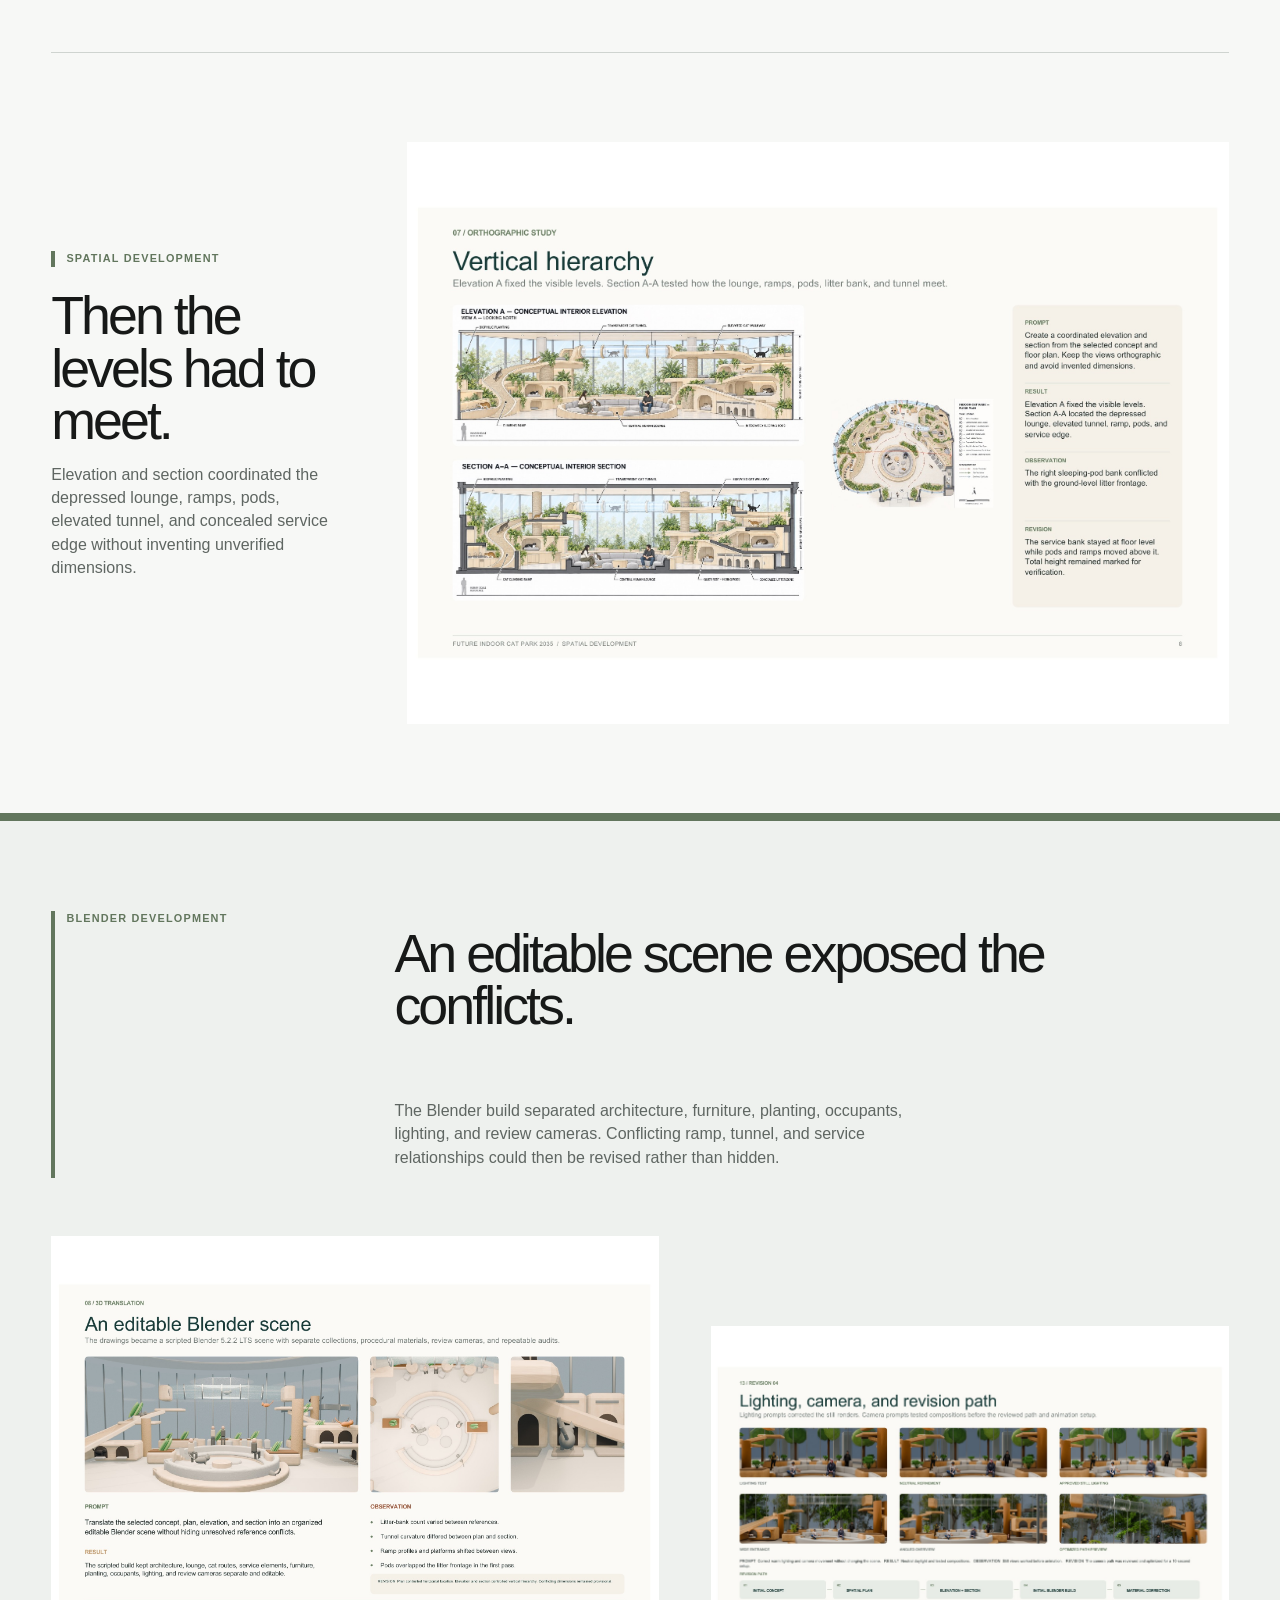
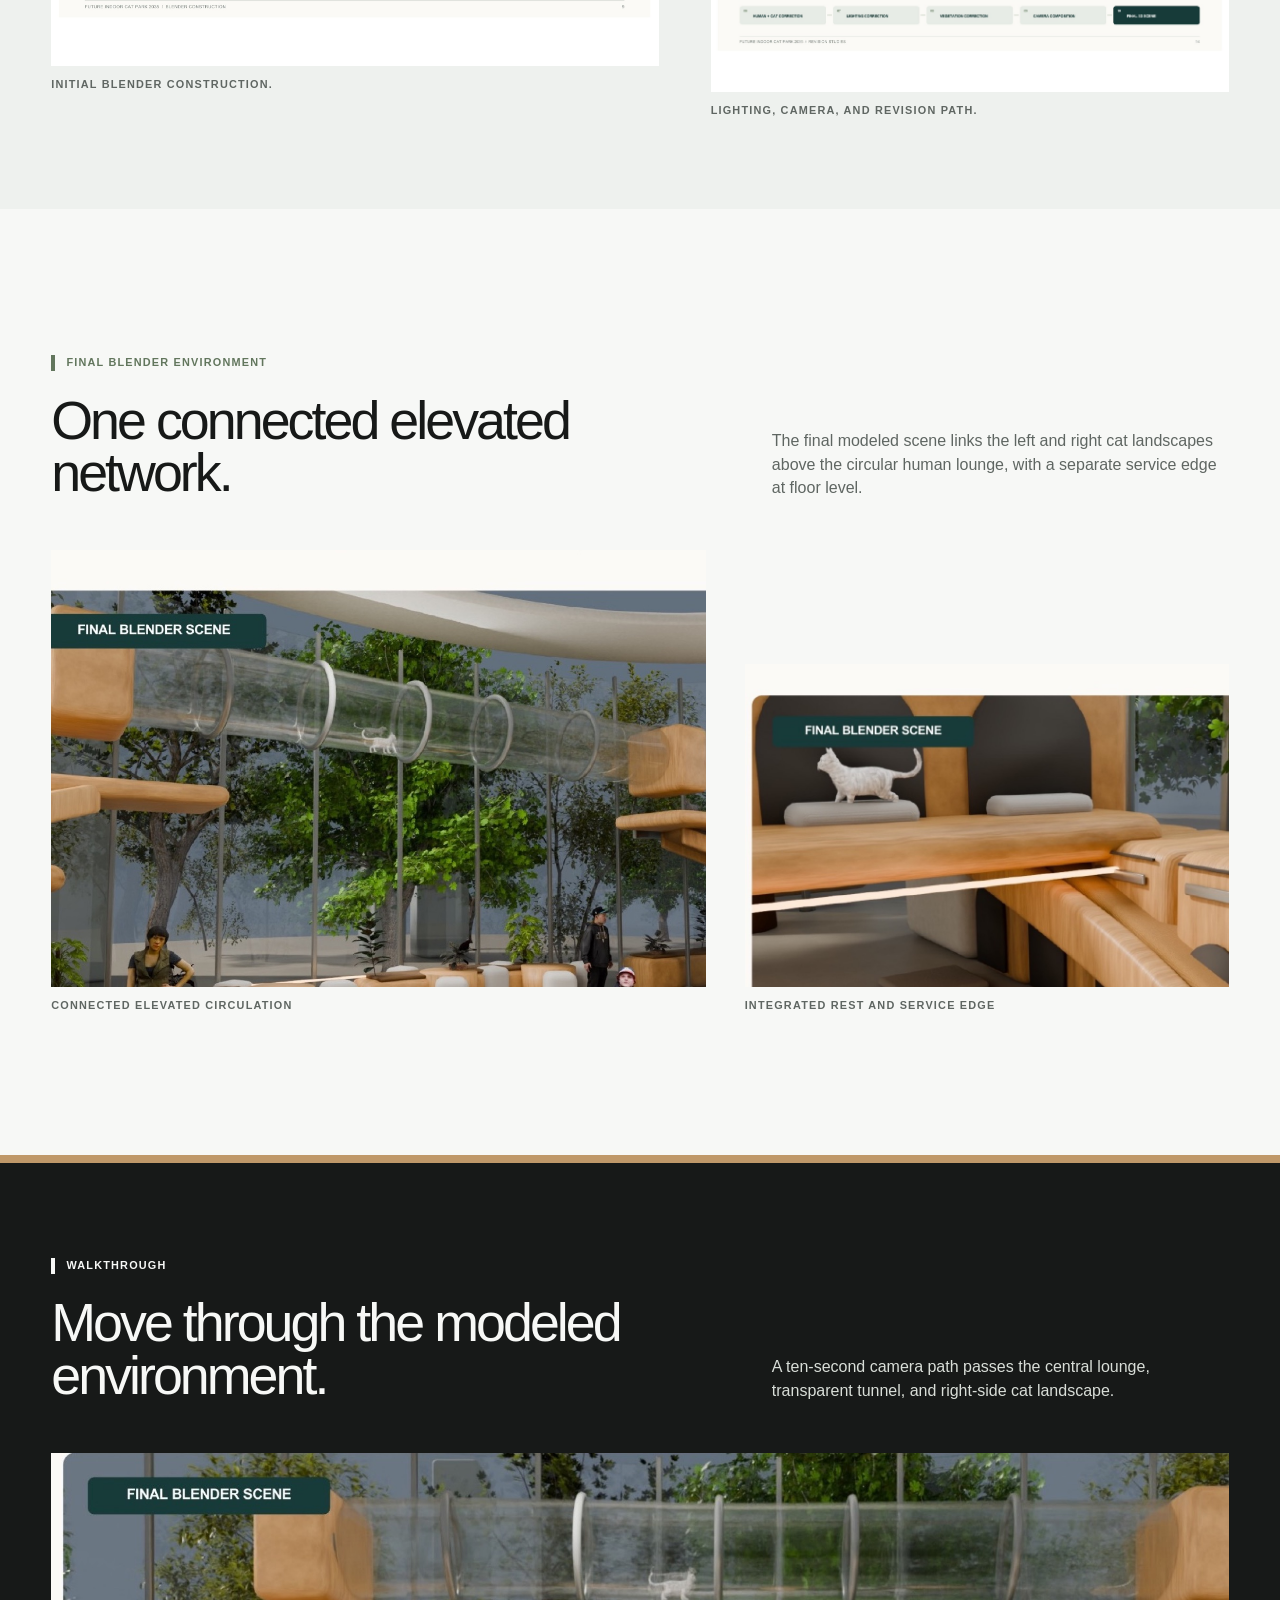
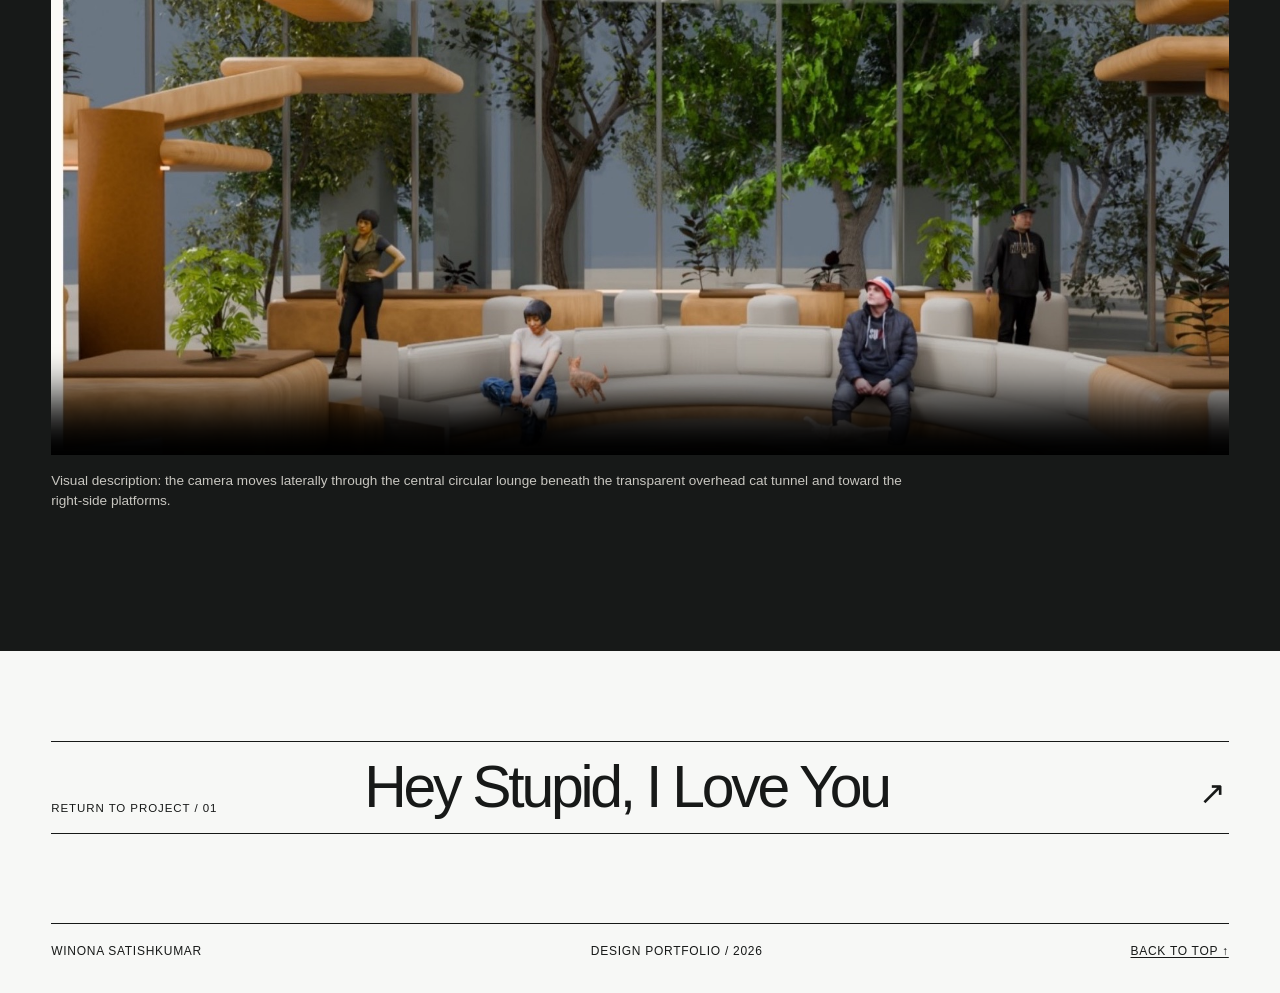
<file: cat-park.html>
<!doctype html>
<html lang="en">
  <head>
    <meta charset="utf-8">
    <meta name="viewport" content="width=device-width, initial-scale=1">
    <meta name="description" content="Future Indoor Cat Park 2035 — spatial design and Blender environment by Winona Satishkumar.">
    <meta name="theme-color" content="#f7f8f6">
    <title>Future Indoor Cat Park 2035 — Winona Satishkumar</title>
    <link rel="icon" href="favicon.svg" type="image/svg+xml">
    <link rel="stylesheet" href="styles.css">
  </head>
  <body class="project-page cat-page">
    <a class="skip-link" href="#main-content">Skip to main content</a>

    <header class="site-header" aria-label="Primary navigation">
      <a class="site-mark" href="index.html" aria-label="Winona Satishkumar, home">WS</a>
      <nav class="site-nav" aria-label="Projects">
        <a href="index.html#selected-work">Work</a>
        <a href="album-cover.html"><span aria-hidden="true">01 / </span>Album</a>
        <a href="cat-park.html" aria-current="page"><span aria-hidden="true">02 / </span>Cat Park</a>
      </nav>
    </header>

    <main id="main-content">
      <article>
        <header class="project-hero project-hero--cat page-shell">
          <div class="project-hero__title project-hero__title--wide">
            <p class="eyebrow">02 / Spatial Design / 2026</p>
            <h1>Future Indoor<br><span class="serif-italic">Cat Park 2035</span></h1>
            <div class="project-hero__meta">
              <p class="project-deck">A shared interior organized as two connected landscapes: a clear human field at ground level and an elevated network for feline choice.</p>
              <p class="stage-label stage-label--moss">Final Blender Environment</p>
            </div>
          </div>
          <figure class="hero-wide">
            <img
              src="assets/images/cat/final-blender-hero.jpg"
              width="1800"
              height="920"
              alt="Final Blender environment showing the indoor cat park's circular lounge, planted perimeter, ramps, and transparent overhead cat tunnel."
              fetchpriority="high"
            >
            <figcaption><span>Actual Blender output</span><span>Final modeled environment</span></figcaption>
          </figure>
        </header>

        <section class="case-intro page-shell">
          <p class="case-intro__lead">Architecture becomes enrichment instead of furniture placed inside a room.</p>
          <p>The 2035 concept supports climbing, hiding, resting, scratching, observation, feeding, and service while keeping human circulation understandable at ground level.</p>
        </section>

        <section class="brief-grid page-shell" aria-label="Project brief">
          <div>
            <span>01</span>
            <h2>Cats move vertically.</h2>
            <p>Ramps, pods, platforms, sisal columns, and a transparent tunnel create connected routes rather than isolated jumps.</p>
          </div>
          <div>
            <span>02</span>
            <h2>People keep a clear loop.</h2>
            <p>The central lounge provides a social focus while feeding, litter, rest, and service functions stay legible around the edge.</p>
          </div>
        </section>

        <section class="case-section page-shell" aria-labelledby="cat-strategies-title">
          <div class="section-copy">
            <p class="stage-label stage-label--moss">Spatial Development</p>
            <h2 id="cat-strategies-title">Three organizing ideas.</h2>
            <p>Distributed playground, Cat City, and Continuous Landscape tested the same program through different spatial structures.</p>
          </div>
          <figure class="process-figure process-figure--wide">
            <img src="assets/images/cat/spatial-strategies.jpg" width="2105" height="1489" alt="Three AI-assisted spatial strategies for the indoor cat park: Distributed Playground, Cat City, and the selected Continuous Landscape." loading="lazy">
            <figcaption>The continuous landscape became the selected direction.</figcaption>
          </figure>
        </section>

        <section class="ai-reference" aria-labelledby="cat-ai-title">
          <div class="page-shell ai-reference__heading">
            <div>
              <p class="stage-label stage-label--light">AI Concept / Reference</p>
              <h2 id="cat-ai-title">Atmosphere before verification.</h2>
            </div>
            <p>This image established warmth, planting, curved timber, and the central lounge. It is a design reference—not the final modeled environment.</p>
          </div>
          <figure>
            <img src="assets/images/cat/ai-concept.jpg" width="1672" height="941" alt="AI concept reference showing a photorealistic continuous cat landscape with curved ramps, planting, a central lounge, and a transparent tunnel." loading="lazy">
            <figcaption class="page-shell"><strong>AI Concept / Reference</strong><span>Not final Blender output</span></figcaption>
          </figure>
        </section>

        <section class="case-section page-shell" aria-labelledby="cat-plan-title">
          <div class="section-copy">
            <p class="stage-label stage-label--moss">Spatial Development</p>
            <h2 id="cat-plan-title">The image became a plan.</h2>
            <p>Ten zones made the human loop, connected cat routes, feeding edge, litter zone, garden, observation, and staff access explicit.</p>
          </div>
          <figure class="process-figure process-figure--wide">
            <img src="assets/images/cat/floor-plan-development.jpg" width="2105" height="1489" alt="Clean process-book floor plan defining ten program zones and separate human, cat, and overhead circulation paths." loading="lazy">
            <figcaption>Coordinated floor plan / conceptual scale.</figcaption>
          </figure>
        </section>

        <section class="case-section page-shell" aria-labelledby="cat-section-title">
          <div class="section-copy section-copy--offset">
            <p class="stage-label stage-label--moss">Spatial Development</p>
            <h2 id="cat-section-title">Then the levels had to meet.</h2>
            <p>Elevation and section coordinated the depressed lounge, ramps, pods, elevated tunnel, and concealed service edge without inventing unverified dimensions.</p>
          </div>
          <figure class="process-figure process-figure--wide">
            <img src="assets/images/cat/section-development.jpg" width="2105" height="1489" alt="Conceptual elevation and section coordinating the cat park's ramps, lounge, sleeping pods, tunnel, and concealed litter zone." loading="lazy">
          </figure>
        </section>

        <section class="blender-development" aria-labelledby="cat-blender-title">
          <div class="page-shell">
            <div class="section-copy">
              <p class="stage-label stage-label--light">Blender Development</p>
              <h2 id="cat-blender-title">An editable scene exposed the conflicts.</h2>
              <p>The Blender build separated architecture, furniture, planting, occupants, lighting, and review cameras. Conflicting ramp, tunnel, and service relationships could then be revised rather than hidden.</p>
            </div>
            <div class="development-grid">
              <figure class="process-figure">
                <img src="assets/images/cat/blender-build.jpg" width="2105" height="1489" alt="Process page showing an early editable Blender scene, overhead view, service edge, and documented reference conflicts." loading="lazy">
                <figcaption>Initial Blender construction.</figcaption>
              </figure>
              <figure class="process-figure process-figure--offset">
                <img src="assets/images/cat/blender-revision-path.jpg" width="2105" height="1489" alt="Blender revision page showing lighting tests, camera compositions, an optimized path preview, and the ten-step revision sequence." loading="lazy">
                <figcaption>Lighting, camera, and revision path.</figcaption>
              </figure>
            </div>
          </div>
        </section>

        <section class="final-blender page-shell" aria-labelledby="cat-final-title">
          <div class="final-blender__heading">
            <div>
              <p class="stage-label stage-label--moss">Final Blender Environment</p>
              <h2 id="cat-final-title">One connected elevated network.</h2>
            </div>
            <p>The final modeled scene links the left and right cat landscapes above the circular human lounge, with a separate service edge at floor level.</p>
          </div>
          <div class="final-detail-grid">
            <figure>
              <img src="assets/images/cat/final-blender-tunnel.jpg" width="1400" height="824" alt="Final Blender detail of a cat moving through the transparent elevated tunnel above the lounge." loading="lazy">
              <figcaption>Connected elevated circulation</figcaption>
            </figure>
            <figure>
              <img src="assets/images/cat/final-blender-service.jpg" width="1020" height="700" alt="Final Blender detail of the integrated sleeping pods, ramp, and concealed litter and staff-access millwork." loading="lazy">
              <figcaption>Integrated rest and service edge</figcaption>
            </figure>
          </div>
        </section>

        <section class="walkthrough" aria-labelledby="walkthrough-title">
          <div class="page-shell walkthrough__heading">
            <div>
              <p class="stage-label stage-label--light">Walkthrough</p>
              <h2 id="walkthrough-title">Move through the modeled environment.</h2>
            </div>
            <p>A ten-second camera path passes the central lounge, transparent tunnel, and right-side cat landscape.</p>
          </div>
          <div class="page-shell">
            <video
              controls
              playsinline
              preload="metadata"
              poster="assets/images/cat/final-blender-hero.jpg"
              aria-label="Ten-second walkthrough of the final Blender cat park environment"
            >
              <source src="assets/video/cat-walkthrough.mp4" type="video/mp4">
              Your browser does not support embedded video. You can <a href="assets/video/cat-walkthrough.mp4">open the walkthrough video directly</a>.
            </video>
            <p class="video-description">Visual description: the camera moves laterally through the central circular lounge beneath the transparent overhead cat tunnel and toward the right-side platforms.</p>
          </div>
        </section>

        <nav class="next-project page-shell" aria-label="Next project">
          <a href="album-cover.html">
            <span>Return to project / 01</span>
            <strong>Hey Stupid, I Love You</strong>
            <span aria-hidden="true">↗</span>
          </a>
        </nav>
      </article>
    </main>

    <footer class="site-footer page-shell">
      <p>Winona Satishkumar</p>
      <p>Design Portfolio / 2026</p>
      <a href="#main-content">Back to top ↑</a>
    </footer>
  </body>
</html>
</file>
<file: styles.css>
:root {
  --paper: #f7f8f6;
  --paper-deep: #eef1ee;
  --ink: #171918;
  --graphite: #5f6662;
  --rule: #cfd4d0;
  --blue: #708aa7;
  --pink: #e14f87;
  --moss: #62765d;
  --wood: #bf9869;
  --deep-green: #173d39;
  --sans: "Helvetica Neue", Helvetica, Arial, sans-serif;
  --serif: "Iowan Old Style", Baskerville, "Times New Roman", serif;
  --shell: min(92vw, 1600px);
  --gutter: clamp(1rem, 3vw, 3rem);
  --space-xl: clamp(5rem, 11vw, 11rem);
  --space-lg: clamp(3.5rem, 7vw, 7rem);
  --space-md: clamp(2rem, 4vw, 4rem);
}

*,
*::before,
*::after {
  box-sizing: border-box;
}

html {
  scroll-behavior: smooth;
}

body {
  margin: 0;
  background: var(--paper);
  color: var(--ink);
  font-family: var(--sans);
  font-size: 1rem;
  line-height: 1.45;
  text-rendering: optimizeLegibility;
}

img,
video,
svg {
  display: block;
  max-width: 100%;
}

img {
  height: auto;
}

button,
input,
textarea,
select {
  font: inherit;
}

a {
  color: inherit;
  text-decoration-thickness: 0.08em;
  text-underline-offset: 0.18em;
}

p,
h1,
h2,
h3,
figure,
blockquote {
  margin-top: 0;
}

figure,
blockquote {
  margin-inline: 0;
}

.page-shell {
  width: var(--shell);
  margin-inline: auto;
}

.sr-only {
  position: absolute;
  width: 1px;
  height: 1px;
  padding: 0;
  margin: -1px;
  overflow: hidden;
  clip: rect(0, 0, 0, 0);
  white-space: nowrap;
  border: 0;
}

.skip-link {
  position: fixed;
  z-index: 1000;
  top: 0.75rem;
  left: 0.75rem;
  padding: 0.7rem 1rem;
  background: var(--ink);
  color: var(--paper);
  transform: translateY(-160%);
}

.skip-link:focus {
  transform: translateY(0);
}

:focus-visible {
  outline: 3px solid var(--pink);
  outline-offset: 4px;
}

.site-header {
  position: sticky;
  z-index: 100;
  top: 0;
  display: flex;
  align-items: center;
  justify-content: space-between;
  width: 100%;
  min-height: 4rem;
  padding: 0.75rem 4vw;
  border-bottom: 1px solid var(--rule);
  background: var(--paper);
}

.site-mark {
  font-weight: 700;
  letter-spacing: -0.05em;
  text-decoration: none;
}

.site-nav {
  display: flex;
  flex-wrap: wrap;
  gap: clamp(0.8rem, 2vw, 2rem);
  font-size: 0.75rem;
  font-weight: 600;
  letter-spacing: 0.08em;
  text-transform: uppercase;
}

.site-nav a {
  position: relative;
  text-decoration: none;
}

.site-nav a::after {
  position: absolute;
  right: 0;
  bottom: -0.25rem;
  left: 0;
  height: 1px;
  background: currentColor;
  content: "";
  transform: scaleX(0);
  transform-origin: right;
  transition: transform 180ms ease;
}

.site-nav a:hover::after,
.site-nav a:focus-visible::after,
.site-nav a[aria-current="page"]::after {
  transform: scaleX(1);
  transform-origin: left;
}

.eyebrow,
.stage-label,
.project-number,
.section-heading-row,
figcaption,
.decision-statement > p {
  font-size: clamp(0.68rem, 0.8vw, 0.8rem);
  font-weight: 650;
  letter-spacing: 0.11em;
  text-transform: uppercase;
}

.home-masthead {
  display: grid;
  grid-template-rows: auto 1fr;
  min-height: clamp(26rem, 62vh, 46rem);
  padding-block: clamp(3rem, 7vw, 7rem) clamp(2.5rem, 5vw, 5rem);
  align-content: space-between;
}

.home-masthead .eyebrow {
  align-self: start;
}

.display-name {
  align-self: end;
  margin-bottom: 0;
  font-size: clamp(4rem, 12.8vw, 13rem);
  font-weight: 650;
  letter-spacing: -0.085em;
  line-height: 0.78;
  text-transform: uppercase;
}

.display-name span {
  display: block;
}

.display-name span:last-child {
  margin-left: clamp(0rem, 8vw, 9rem);
}

.mark-playground {
  position: relative;
  min-height: clamp(25rem, 70vh, 48rem);
  overflow: hidden;
  border-top: 1px solid var(--ink);
  border-bottom: 1px solid var(--ink);
  background-color: var(--paper-deep);
  cursor: crosshair;
  touch-action: pan-y;
  isolation: isolate;
}

.mark-playground:focus-visible {
  outline-offset: -6px;
}

.playground-topline {
  position: relative;
  z-index: 3;
  display: flex;
  align-items: center;
  justify-content: space-between;
  padding-top: 1rem;
}

.playground-topline h2 {
  margin: 0;
  font-size: 0.75rem;
  font-weight: 650;
  letter-spacing: 0.11em;
  text-transform: uppercase;
}

.text-button {
  padding: 0.2rem 0;
  border: 0;
  border-bottom: 1px solid currentColor;
  background: transparent;
  color: inherit;
  cursor: pointer;
  font-size: 0.75rem;
}

.playground-prompt {
  position: absolute;
  z-index: 2;
  bottom: 1.25rem;
  left: 50%;
  margin: 0;
  color: var(--graphite);
  font-family: var(--serif);
  font-size: clamp(0.95rem, 1.2vw, 1.15rem);
  font-style: italic;
  transform: translateX(-50%);
  white-space: nowrap;
  pointer-events: none;
}

.starter-mark {
  position: absolute;
  z-index: 0;
  color: var(--ink);
  opacity: 0.13;
  pointer-events: none;
}

.starter-mark--cross {
  top: 26%;
  left: 17%;
  font-family: var(--serif);
  font-size: 1.6rem;
  transform: rotate(-8deg);
}

.starter-mark--wave {
  right: 12%;
  bottom: 27%;
  width: 5rem;
  transform: rotate(5deg);
}

#generated-marks {
  position: absolute;
  inset: 0;
  z-index: 1;
  overflow: hidden;
  pointer-events: none;
}

.generated-mark {
  position: absolute;
  display: grid;
  width: var(--mark-size);
  height: var(--mark-size);
  color: var(--mark-color);
  place-items: center;
  transform: translate(-50%, -50%) rotate(var(--mark-rotation)) scale(1);
  transform-origin: center;
  animation: mark-in 260ms cubic-bezier(0.16, 1, 0.3, 1) both;
}

.generated-mark svg {
  width: 100%;
  height: 100%;
  overflow: visible;
}

.generated-mark .mark-type {
  font-family: var(--serif);
  font-size: 0.64em;
  font-style: italic;
  line-height: 1;
}

.generated-mark.is-leaving {
  animation: mark-out 240ms ease forwards;
}

@keyframes mark-in {
  from {
    opacity: 0;
    transform: translate(-50%, -50%) rotate(var(--mark-rotation)) scale(0.72);
  }
}

@keyframes mark-out {
  to {
    opacity: 0;
    transform: translate(-50%, -50%) rotate(var(--mark-rotation)) scale(0.84);
  }
}

.work-index {
  padding-block: var(--space-xl);
}

.section-heading-row {
  display: flex;
  justify-content: space-between;
  padding-bottom: 1rem;
  border-bottom: 1px solid var(--ink);
}

.section-heading-row h2,
.section-heading-row p {
  margin-bottom: 0;
  font: inherit;
}

.project-entry {
  position: relative;
  display: grid;
  grid-template-columns: minmax(0, 0.9fr) minmax(20rem, 1.1fr);
  gap: clamp(2rem, 6vw, 7rem);
  align-items: center;
  padding-block: clamp(3rem, 7vw, 8rem);
  border-bottom: 1px solid var(--ink);
  text-decoration: none;
}

.project-entry--cat {
  grid-template-columns: minmax(20rem, 1.15fr) minmax(0, 0.85fr);
}

.project-entry__text {
  position: relative;
  z-index: 2;
}

.project-entry__text h3 {
  margin: clamp(1.4rem, 3vw, 3rem) 0 1.2rem;
  font-size: clamp(2.9rem, 6.5vw, 7.4rem);
  font-weight: 560;
  letter-spacing: -0.065em;
  line-height: 0.9;
  text-wrap: balance;
}

.project-entry__text p {
  margin-bottom: 0;
  color: var(--graphite);
  font-size: clamp(0.85rem, 1.2vw, 1.05rem);
}

.project-number {
  display: inline-block;
}

.project-arrow {
  position: absolute;
  right: 0;
  bottom: 0;
  font-size: clamp(1.4rem, 2vw, 2rem);
  transition: transform 220ms ease;
}

.project-entry__image {
  overflow: hidden;
  background: var(--rule);
  transition: transform 280ms cubic-bezier(0.2, 0.7, 0.2, 1);
}

.project-entry__image img {
  width: 100%;
  height: 100%;
  object-fit: cover;
  filter: saturate(0.92);
  transition: filter 280ms ease, transform 360ms cubic-bezier(0.2, 0.7, 0.2, 1);
}

.project-entry__image--square {
  justify-self: end;
  width: min(100%, 38rem);
  aspect-ratio: 1;
  transform: rotate(1deg);
}

.project-entry__image--wide {
  aspect-ratio: 9 / 5;
  transform: rotate(-0.7deg);
}

.project-entry:hover .project-entry__image,
.project-entry:focus-visible .project-entry__image {
  transform: rotate(0deg) translateY(-0.35rem);
}

.project-entry:hover .project-entry__image img,
.project-entry:focus-visible .project-entry__image img {
  filter: saturate(1);
  transform: scale(1.025);
}

.project-entry:hover .project-arrow,
.project-entry:focus-visible .project-arrow {
  transform: translate(0.25rem, -0.25rem);
}

.home-note {
  display: grid;
  grid-template-columns: 1.4fr 0.6fr;
  gap: 8vw;
  padding-bottom: var(--space-xl);
}

.home-note p {
  margin-bottom: 0;
}

.home-note__lead {
  max-width: 18ch;
  font-family: var(--serif);
  font-size: clamp(2rem, 4vw, 4.5rem);
  line-height: 1;
}

.home-note__secondary {
  align-self: end;
  max-width: 30rem;
  color: var(--graphite);
  font-size: clamp(1rem, 1.3vw, 1.25rem);
}

.site-footer {
  display: grid;
  grid-template-columns: 1fr 1fr auto;
  gap: 1rem;
  padding-block: 1.2rem 2rem;
  border-top: 1px solid var(--ink);
  font-size: 0.75rem;
  letter-spacing: 0.06em;
  text-transform: uppercase;
}

.site-footer p {
  margin-bottom: 0;
}

/* Project pages */

.project-hero {
  padding-block: clamp(3rem, 7vw, 7rem) var(--space-lg);
}

.project-hero--album {
  display: grid;
  grid-template-columns: minmax(0, 0.85fr) minmax(22rem, 1.15fr);
  gap: clamp(3rem, 8vw, 9rem);
  align-items: end;
}

.project-hero--cat {
  padding-bottom: var(--space-lg);
}

.project-hero__title h1 {
  margin: clamp(2rem, 5vw, 5rem) 0 2rem;
  font-size: clamp(3.7rem, 8.4vw, 10rem);
  font-weight: 560;
  letter-spacing: -0.075em;
  line-height: 0.85;
}

.project-hero__title--wide h1 {
  max-width: 12ch;
}

.serif-italic {
  font-family: var(--serif);
  font-weight: 400;
  font-style: italic;
  letter-spacing: -0.045em;
}

.project-deck {
  max-width: 38rem;
  color: var(--graphite);
  font-size: clamp(1.05rem, 1.6vw, 1.45rem);
  line-height: 1.45;
}

.project-hero__meta {
  display: grid;
  grid-template-columns: minmax(0, 1fr) auto;
  gap: 2rem;
  align-items: end;
  margin-bottom: 2rem;
}

.project-hero__meta .project-deck {
  margin-bottom: 0;
}

.hero-square,
.hero-wide {
  margin-bottom: 0;
}

.hero-square img,
.hero-wide img {
  width: 100%;
}

.hero-wide img {
  aspect-ratio: 45 / 23;
  object-fit: cover;
}

figcaption {
  display: flex;
  justify-content: space-between;
  gap: 1rem;
  padding-top: 0.7rem;
  color: var(--graphite);
}

.case-intro {
  display: grid;
  grid-template-columns: 1.15fr 0.85fr;
  gap: clamp(3rem, 10vw, 12rem);
  align-items: end;
  padding-block: var(--space-lg);
  border-top: 1px solid var(--ink);
}

.case-intro p {
  margin-bottom: 0;
}

.case-intro__lead {
  max-width: 20ch;
  font-family: var(--serif);
  font-size: clamp(2rem, 4vw, 4.6rem);
  line-height: 1.02;
}

.case-intro p:last-child {
  max-width: 34rem;
  color: var(--graphite);
  font-size: clamp(1rem, 1.3vw, 1.2rem);
}

.case-section {
  display: grid;
  grid-template-columns: minmax(12rem, 0.34fr) minmax(0, 1fr);
  gap: clamp(2rem, 6vw, 7rem);
  padding-block: var(--space-lg);
  border-top: 1px solid var(--rule);
}

.section-inner {
  display: grid;
  grid-template-columns: minmax(12rem, 0.34fr) minmax(0, 1fr);
  gap: clamp(2rem, 6vw, 7rem);
}

.section-copy {
  align-self: start;
  position: sticky;
  top: 6rem;
}

.section-copy--offset {
  margin-top: clamp(2rem, 8vw, 9rem);
}

.section-copy h2,
.final-blender__heading h2,
.walkthrough__heading h2,
.ai-reference__heading h2,
.finale__heading h2 {
  margin: 1rem 0;
  font-size: clamp(2.2rem, 4.2vw, 5rem);
  font-weight: 540;
  letter-spacing: -0.055em;
  line-height: 0.98;
}

.section-copy p:last-child,
.final-blender__heading > p,
.walkthrough__heading > p,
.ai-reference__heading > p {
  max-width: 32rem;
  color: var(--graphite);
}

.stage-label {
  display: inline-block;
  margin-bottom: 0.4rem;
  padding-left: 0.7rem;
  border-left: 0.28rem solid currentColor;
}

.stage-label--pink {
  color: var(--pink);
}

.stage-label--moss {
  color: var(--moss);
}

.stage-label--light {
  color: var(--paper);
}

.process-figure {
  margin-bottom: 0;
}

.process-figure img {
  width: 100%;
  background: #fff;
}

.process-figure--offset {
  margin-top: clamp(0rem, 7vw, 8rem);
}

.case-section--dark {
  width: 100%;
  background: var(--ink);
  color: var(--paper);
}

.case-section--dark .section-inner {
  padding-block: var(--space-lg);
}

.case-section--dark .section-copy p:last-child {
  color: #c8c6c0;
}

.case-section--dark .process-figure img {
  filter: saturate(0.86);
}

.decision-statement {
  padding-block: var(--space-xl);
}

.decision-statement > p {
  color: var(--pink);
}

.decision-statement blockquote {
  margin-bottom: 0;
  font-size: clamp(4rem, 11vw, 12rem);
  font-weight: 650;
  letter-spacing: -0.08em;
  line-height: 0.82;
  text-transform: uppercase;
}

.finale {
  padding-block: var(--space-lg) var(--space-xl);
  background: var(--ink);
  color: var(--paper);
}

.finale__heading {
  display: grid;
  grid-template-columns: 0.35fr 1fr;
  gap: 4vw;
  margin-bottom: var(--space-md);
}

.finale__heading h2 {
  margin-top: 0;
}

.finale__square {
  width: min(82vw, 72rem);
  margin: 0 auto;
}

.finale__square img {
  width: 100%;
}

.brief-grid {
  display: grid;
  grid-template-columns: repeat(2, 1fr);
  gap: 1px;
  margin-bottom: var(--space-lg);
  background: var(--ink);
  border: 1px solid var(--ink);
}

.brief-grid > div {
  min-height: 20rem;
  padding: clamp(1.5rem, 4vw, 4rem);
  background: var(--paper);
}

.brief-grid span {
  color: var(--moss);
  font-size: 0.8rem;
  font-weight: 700;
}

.brief-grid h2 {
  max-width: 12ch;
  margin: clamp(3rem, 8vw, 8rem) 0 1rem;
  font-size: clamp(2rem, 3.5vw, 4rem);
  font-weight: 540;
  letter-spacing: -0.05em;
  line-height: 1;
}

.brief-grid p {
  max-width: 33rem;
  margin-bottom: 0;
  color: var(--graphite);
}

.ai-reference {
  padding-block: var(--space-lg);
  background: var(--deep-green);
  color: var(--paper);
}

.ai-reference__heading,
.walkthrough__heading,
.final-blender__heading {
  display: grid;
  grid-template-columns: 1.15fr 0.85fr;
  gap: clamp(2rem, 8vw, 9rem);
  align-items: end;
  margin-bottom: var(--space-md);
}

.ai-reference__heading h2,
.walkthrough__heading h2,
.final-blender__heading h2 {
  margin-bottom: 0;
}

.ai-reference__heading > p,
.walkthrough__heading > p {
  margin-bottom: 0;
  color: #d9ded8;
}

.ai-reference figure {
  margin-bottom: 0;
}

.ai-reference figure > img {
  width: 100%;
  max-height: 88vh;
  object-fit: cover;
}

.ai-reference figcaption {
  color: var(--paper);
}

.blender-development {
  padding-block: var(--space-lg);
  background: var(--deep-green);
  color: var(--paper);
}

.blender-development .section-copy {
  position: static;
  display: grid;
  grid-template-columns: 0.35fr 1fr;
  gap: 4vw;
  margin-bottom: var(--space-md);
}

.blender-development .section-copy .stage-label {
  grid-row: 1 / span 2;
}

.blender-development .section-copy h2,
.blender-development .section-copy p:last-child {
  grid-column: 2;
}

.blender-development .section-copy p:last-child {
  color: #d9ded8;
}

.development-grid {
  display: grid;
  grid-template-columns: 1.08fr 0.92fr;
  gap: clamp(1.5rem, 4vw, 4rem);
  align-items: start;
}

.blender-development figcaption {
  color: #d9ded8;
}

.final-blender {
  padding-block: var(--space-xl);
}

.final-blender__heading > p {
  margin-bottom: 0;
}

.final-detail-grid {
  display: grid;
  grid-template-columns: 1.15fr 0.85fr;
  gap: clamp(1.5rem, 3vw, 3rem);
  align-items: end;
}

.final-detail-grid figure {
  margin-bottom: 0;
}

.final-detail-grid img {
  width: 100%;
  aspect-ratio: 3 / 2;
  object-fit: cover;
}

.walkthrough {
  padding-block: var(--space-lg) var(--space-xl);
  background: var(--ink);
  color: var(--paper);
}

.walkthrough video {
  width: 100%;
  max-height: 86vh;
  background: #000;
}

.video-description {
  max-width: 55rem;
  margin: 1rem 0 0;
  color: #c8c6c0;
  font-size: 0.85rem;
}

.next-project {
  padding-block: var(--space-lg);
}

.next-project a {
  display: grid;
  grid-template-columns: 0.35fr 1fr auto;
  gap: 2rem;
  align-items: end;
  padding-block: 1rem;
  border-top: 1px solid var(--ink);
  border-bottom: 1px solid var(--ink);
  text-decoration: none;
}

.next-project span {
  font-size: 0.72rem;
  letter-spacing: 0.08em;
  text-transform: uppercase;
}

.next-project strong {
  font-size: clamp(2rem, 4.6vw, 5rem);
  font-weight: 540;
  letter-spacing: -0.055em;
  line-height: 1;
}

.next-project span:last-child {
  font-size: 2rem;
  transition: transform 180ms ease;
}

.next-project a:hover span:last-child,
.next-project a:focus-visible span:last-child {
  transform: translate(0.25rem, -0.25rem);
}

@media (max-width: 980px) {
  .project-entry,
  .project-entry--cat {
    grid-template-columns: 1fr;
    gap: 2rem;
  }

  .project-entry--cat .project-entry__image {
    order: 2;
  }

  .project-entry__image--square {
    justify-self: start;
    width: min(80vw, 34rem);
  }

  .project-entry__image--wide {
    width: 100%;
  }

  .project-entry__text h3 {
    font-size: clamp(3rem, 9vw, 6rem);
  }

  .project-hero--album {
    grid-template-columns: 1fr;
  }

  .hero-square {
    width: min(82vw, 46rem);
    margin-left: auto;
  }

  .case-section,
  .section-inner {
    grid-template-columns: 1fr;
  }

  .section-copy,
  .section-copy--offset {
    position: static;
    max-width: 44rem;
    margin-top: 0;
  }

  .development-grid {
    grid-template-columns: 1fr;
  }

  .process-figure--offset {
    margin-top: 0;
  }
}

@media (max-width: 700px) {
  :root {
    --shell: min(91vw, 42rem);
  }

  .site-header {
    min-height: 3.5rem;
    padding-inline: 4.5vw;
  }

  .site-nav {
    gap: 0.8rem;
    font-size: 0.64rem;
  }

  .site-nav a span {
    display: none;
  }

  .home-masthead {
    min-height: 60svh;
    padding-top: 2.5rem;
  }

  .display-name {
    font-size: clamp(3.5rem, 17.5vw, 7rem);
    line-height: 0.82;
  }

  .display-name span:last-child {
    margin-left: 0;
    font-size: 0.84em;
  }

  .mark-playground {
    min-height: 58svh;
  }

  .playground-prompt {
    bottom: 1rem;
    font-size: 0.86rem;
  }

  .starter-mark--cross {
    left: 11%;
  }

  .starter-mark--wave {
    right: 8%;
  }

  .section-heading-row p {
    display: none;
  }

  .project-entry {
    min-width: 0;
    width: 100%;
    padding-block: 3.5rem;
  }

  .project-entry__text {
    min-width: 0;
    width: 100%;
  }

  .project-entry__text h3 {
    overflow-wrap: anywhere;
  }

  .project-entry__image--square {
    width: 100%;
    transform: none;
  }

  .project-entry__image--wide {
    width: 100%;
    transform: none;
  }

  .project-entry__text h3 {
    font-size: clamp(3rem, 14vw, 5rem);
  }

  .project-arrow {
    bottom: -0.2rem;
  }

  .home-note,
  .case-intro,
  .project-hero__meta,
  .brief-grid,
  .ai-reference__heading,
  .walkthrough__heading,
  .final-blender__heading,
  .final-detail-grid,
  .finale__heading,
  .blender-development .section-copy {
    grid-template-columns: 1fr;
  }

  .home-note {
    gap: 2rem;
  }

  .site-footer {
    grid-template-columns: 1fr auto;
  }

  .site-footer p:nth-child(2) {
    display: none;
  }

  .project-hero__title h1 {
    font-size: clamp(3.6rem, 17vw, 6rem);
  }

  .project-hero__meta .stage-label {
    justify-self: start;
  }

  .hero-square {
    width: 100%;
  }

  figcaption {
    align-items: flex-start;
    flex-direction: column;
    gap: 0.3rem;
  }

  .case-intro {
    gap: 2rem;
  }

  .case-section,
  .section-inner {
    gap: 1.5rem;
  }

  .case-section--dark .section-inner {
    padding-inline: 0;
  }

  .decision-statement blockquote {
    font-size: clamp(3.6rem, 18vw, 7rem);
  }

  .brief-grid {
    gap: 1px;
  }

  .brief-grid > div {
    min-height: auto;
  }

  .brief-grid h2 {
    margin-top: 3rem;
  }

  .ai-reference figure > img {
    min-height: 52svh;
  }

  .blender-development .section-copy .stage-label,
  .blender-development .section-copy h2,
  .blender-development .section-copy p:last-child {
    grid-column: 1;
    grid-row: auto;
  }

  .final-detail-grid {
    gap: 2.5rem;
  }

  .next-project a {
    grid-template-columns: 1fr auto;
  }

  .next-project a > span:first-child {
    grid-column: 1 / -1;
  }

  .next-project strong {
    font-size: clamp(2rem, 10vw, 4rem);
  }
}

@media (prefers-reduced-motion: reduce) {
  html {
    scroll-behavior: auto;
  }

  *,
  *::before,
  *::after {
    animation-duration: 0.01ms !important;
    animation-iteration-count: 1 !important;
    scroll-behavior: auto !important;
    transition-duration: 0.01ms !important;
  }
}

@media (forced-colors: active) {
  .stage-label {
    border-left-width: 0.35rem;
  }

  .generated-mark {
    color: CanvasText !important;
  }
}

/* Version 2 — Two Worlds */

.home-page .site-header {
  background: rgba(247, 248, 246, 0.96);
}

.two-worlds-hero {
  position: relative;
  display: grid;
  grid-template-rows: auto minmax(17rem, 1fr) auto auto;
  min-height: calc(100svh - 4rem);
  overflow: clip;
  border-bottom: 1px solid var(--ink);
  background: var(--paper);
  cursor: crosshair;
  isolation: isolate;
  touch-action: pan-y;
}

.two-worlds-hero:focus-visible {
  outline-offset: -6px;
}

.world-marks {
  position: absolute;
  z-index: 1;
  inset: 0;
  overflow: hidden;
  pointer-events: none;
}

.world-seed {
  position: absolute;
  z-index: 0;
  width: clamp(10rem, 21vw, 22rem);
  color: var(--blue);
  opacity: 0.13;
  transform: var(--pointer-shift, translate(0, 0));
  transition: color 240ms ease, opacity 240ms ease, transform 180ms ease-out;
  pointer-events: none;
}

.world-seed--left {
  top: 20%;
  left: 3vw;
}

.world-seed--right {
  top: 18%;
  right: 3vw;
  color: var(--moss);
}

.two-worlds-top {
  position: relative;
  z-index: 3;
  display: grid;
  grid-template-columns: 1fr auto 1fr;
  gap: 1rem;
  align-items: center;
  padding-top: 1rem;
  color: var(--graphite);
  font-size: clamp(0.62rem, 0.72vw, 0.76rem);
  font-weight: 650;
  letter-spacing: 0.11em;
  text-transform: uppercase;
}

.world-label--left {
  color: var(--blue);
}

.world-label--right {
  justify-self: end;
  color: var(--moss);
}

.world-axis {
  font-family: var(--serif);
  font-size: 0.92em;
  font-style: italic;
  font-weight: 400;
  letter-spacing: 0.04em;
  text-transform: none;
}

.two-worlds-identity {
  position: relative;
  z-index: 3;
  display: flex;
  flex-direction: column;
  justify-content: center;
  padding-block: clamp(2.5rem, 6vh, 5rem);
  pointer-events: none;
}

.portfolio-kicker {
  margin: 0 0 clamp(1.5rem, 3vh, 2.5rem);
  font-size: clamp(0.68rem, 0.78vw, 0.8rem);
  font-weight: 650;
  letter-spacing: 0.12em;
  text-transform: uppercase;
}

.two-worlds-name {
  margin: 0;
  font-size: clamp(4.5rem, 11.5vw, 12.5rem);
  font-weight: 650;
  letter-spacing: -0.09em;
  line-height: 0.76;
  text-transform: uppercase;
  text-shadow: 0 0 14px var(--paper), 0 0 14px var(--paper);
}

.two-worlds-name span {
  display: block;
}

.two-worlds-name span:last-child {
  margin-left: clamp(1.8rem, 9vw, 10rem);
}

.world-equation {
  display: grid;
  grid-template-columns: 1fr auto 1fr;
  gap: clamp(0.7rem, 2vw, 2.5rem);
  align-items: center;
  width: min(100%, 40rem);
  margin: clamp(1.5rem, 3.5vh, 3rem) 0 0 auto;
  font-family: var(--serif);
  font-size: clamp(0.86rem, 1.1vw, 1.05rem);
  font-style: italic;
}

.world-equation span:first-child {
  color: var(--blue);
  text-align: right;
}

.world-equation span:nth-child(2) {
  font-family: var(--sans);
  font-style: normal;
}

.world-equation span:last-child {
  color: var(--moss);
}

.two-worlds-controls {
  position: relative;
  z-index: 4;
  display: flex;
  gap: 1.5rem;
  align-items: flex-end;
  justify-content: space-between;
  padding-bottom: 0.9rem;
  color: var(--graphite);
  font-family: var(--serif);
  font-size: clamp(0.82rem, 1vw, 0.96rem);
  font-style: italic;
}

.two-worlds-controls p {
  max-width: 48rem;
  margin: 0;
}

.two-worlds-controls .text-button {
  flex: 0 0 auto;
  color: var(--ink);
  font-family: var(--sans);
  font-style: normal;
}

.world-projects {
  position: relative;
  z-index: 4;
  display: grid;
  grid-template-columns: repeat(2, minmax(0, 1fr));
  scroll-margin-top: 5rem;
  border-top: 1px solid var(--ink);
}

.world-project {
  position: relative;
  display: grid;
  min-height: clamp(11rem, 22vh, 15rem);
  padding: clamp(1.15rem, 2vw, 2rem) clamp(1rem, 3vw, 3rem) clamp(1.4rem, 2.5vw, 2.5rem) 0;
  color: var(--ink);
  text-decoration: none;
}

.world-project + .world-project {
  padding-right: 0;
  padding-left: clamp(1rem, 3vw, 3rem);
  border-left: 1px solid var(--rule);
}

.world-project__meta {
  display: flex;
  align-items: flex-start;
  justify-content: space-between;
  font-size: clamp(0.62rem, 0.72vw, 0.76rem);
  font-weight: 650;
  letter-spacing: 0.1em;
  text-transform: uppercase;
}

.world-project__meta span:last-child {
  font-size: 1.15rem;
  transition: transform 180ms ease;
}

.world-project h2 {
  align-self: end;
  margin: 1rem 0 0.55rem;
  font-size: clamp(2rem, 3.8vw, 4.4rem);
  font-weight: 560;
  letter-spacing: -0.065em;
  line-height: 0.9;
}

.world-project h2 em {
  font-family: var(--serif);
  font-weight: 400;
}

.world-project > p {
  align-self: end;
  margin: 0;
  color: var(--graphite);
  font-size: 0.82rem;
}

.world-project__preview {
  position: absolute;
  z-index: -1;
  right: clamp(1rem, 4vw, 4rem);
  bottom: calc(100% - 1.5rem);
  width: min(18vw, 15rem);
  margin: 0;
  overflow: hidden;
  background: var(--rule);
  opacity: 0;
  transform: translateY(1rem) rotate(-2deg);
  transition: opacity 220ms ease, transform 300ms cubic-bezier(0.2, 0.7, 0.2, 1);
  pointer-events: none;
}

.world-project__preview--album {
  aspect-ratio: 1;
}

.world-project__preview--cat {
  right: auto;
  left: clamp(1rem, 4vw, 4rem);
  width: min(25vw, 23rem);
  aspect-ratio: 45 / 23;
  transform: translateY(1rem) rotate(1.4deg);
}

.world-project__preview img {
  width: 100%;
  height: 100%;
  object-fit: cover;
}

.world-project:hover .world-project__preview,
.world-project:focus-visible .world-project__preview {
  opacity: 1;
  transform: translateY(0) rotate(0);
}

.world-project:hover .world-project__meta span:last-child,
.world-project:focus-visible .world-project__meta span:last-child {
  transform: translate(0.2rem, -0.2rem);
}

.two-worlds-hero[data-active-world="left"] .world-seed--left,
.two-worlds-hero[data-active-world="right"] .world-seed--right {
  opacity: 0.28;
}

.world-mark {
  position: absolute;
  display: grid;
  width: var(--mark-size);
  height: var(--mark-size);
  color: var(--mark-color);
  place-items: center;
  transform: translate(-50%, -50%) rotate(var(--mark-rotation));
  transform-origin: center;
  animation: mark-in 260ms cubic-bezier(0.16, 1, 0.3, 1) both;
}

.world-mark svg {
  width: 100%;
  height: 100%;
  overflow: visible;
}

.world-mark .mark-type {
  font-family: var(--serif);
  font-size: 0.62em;
  font-style: italic;
  line-height: 0.95;
  white-space: nowrap;
}

.world-mark .mark-type--punctuation {
  font-family: var(--sans);
  font-size: 0.72em;
  font-style: normal;
  font-weight: 700;
}

.world-mark .mark-type--wide {
  font-size: 0.42em;
}

.world-mark.is-leaving {
  animation: mark-out 220ms ease forwards;
}

.home-intro {
  padding-block: var(--space-lg) var(--space-xl);
}

.home-intro p {
  max-width: 24ch;
  margin: 0;
  font-family: var(--serif);
  font-size: clamp(2rem, 4.6vw, 5.2rem);
  line-height: 1.02;
}

/* Project color system */

.album-page .case-intro {
  border-top-color: var(--blue);
}

.album-page .decision-statement {
  color: var(--blue);
}

.album-page .decision-statement > p {
  color: var(--pink);
}

.album-page .finale {
  border-top: 0.55rem solid var(--blue);
}

.cat-page .case-intro,
.cat-page .final-blender {
  border-top-color: var(--moss);
}

.cat-page .brief-grid > div:nth-child(2) span {
  color: var(--wood);
}

.cat-page .ai-reference {
  background: var(--ink);
}

.cat-page .ai-reference .stage-label {
  color: #d7b787;
}

.cat-page .blender-development {
  border-top: 0.55rem solid var(--moss);
  background: var(--paper-deep);
  color: var(--ink);
}

.cat-page .blender-development .stage-label {
  color: var(--moss);
}

.cat-page .blender-development .section-copy p:last-child,
.cat-page .blender-development figcaption {
  color: var(--graphite);
}

.cat-page .walkthrough {
  border-top: 0.55rem solid var(--wood);
}

@media (max-width: 980px) {
  .two-worlds-hero {
    grid-template-rows: auto minmax(22rem, 1fr) auto auto;
  }

  .two-worlds-name {
    font-size: clamp(4.2rem, 13.5vw, 9rem);
  }

  .world-project h2 {
    font-size: clamp(2.1rem, 5.2vw, 3.8rem);
  }

  .world-project__preview {
    width: min(24vw, 13rem);
  }

  .world-project__preview--cat {
    width: min(32vw, 19rem);
  }
}

@media (hover: none), (pointer: coarse) {
  .world-project {
    grid-template-rows: auto auto auto auto;
  }

  .world-project__preview {
    position: relative;
    z-index: 0;
    right: auto;
    bottom: auto;
    left: auto;
    order: -1;
    width: min(100%, 18rem);
    margin: 0 0 1.5rem;
    opacity: 1;
    transform: none;
  }

  .world-project__preview--cat {
    width: min(100%, 25rem);
  }
}

@media (max-width: 700px) {
  .two-worlds-hero {
    grid-template-rows: auto auto auto auto;
    min-height: auto;
  }

  .two-worlds-top {
    grid-template-columns: 1fr 1fr;
    padding-top: 0.8rem;
  }

  .world-axis {
    display: none;
  }

  .world-label--right {
    text-align: right;
  }

  .two-worlds-identity {
    min-height: 61svh;
    padding-block: 3.5rem 2.5rem;
  }

  .portfolio-kicker {
    max-width: 22rem;
    line-height: 1.35;
  }

  .two-worlds-name {
    font-size: clamp(3.6rem, 17vw, 6.6rem);
    line-height: 0.8;
  }

  .two-worlds-name span:last-child {
    margin-left: 0;
    font-size: 0.78em;
  }

  .world-equation {
    grid-template-columns: 1fr;
    gap: 0.15rem;
    width: auto;
    margin: 2rem 0 0;
    font-size: 0.82rem;
  }

  .world-equation span:first-child {
    text-align: left;
  }

  .world-equation span:nth-child(2) {
    display: none;
  }

  .world-seed {
    width: 9rem;
    opacity: 0.1;
  }

  .world-seed--left {
    top: 12%;
    left: -2rem;
  }

  .world-seed--right {
    top: 27%;
    right: -2.5rem;
  }

  .two-worlds-controls {
    align-items: flex-start;
    padding-bottom: 1.2rem;
    font-size: 0.78rem;
  }

  .two-worlds-controls p {
    max-width: 18rem;
  }

  .world-projects {
    grid-template-columns: 1fr;
  }

  .world-project,
  .world-project + .world-project {
    min-height: 0;
    padding: 1.25rem 0 2rem;
    border-left: 0;
  }

  .world-project + .world-project {
    border-top: 1px solid var(--ink);
  }

  .world-project__preview,
  .world-project__preview--cat {
    position: relative;
    z-index: 0;
    right: auto;
    bottom: auto;
    left: auto;
    order: -1;
    width: 100%;
    margin: 0 0 1.25rem;
    opacity: 1;
    transform: none;
  }

  .world-project__preview--album {
    width: min(72vw, 22rem);
  }

  .world-project h2 {
    font-size: clamp(2.7rem, 13vw, 4.7rem);
  }

  .home-intro p {
    font-size: clamp(2rem, 9.5vw, 3.7rem);
  }

  .cat-page .blender-development .section-copy {
    grid-template-columns: 1fr;
  }
}

@media (forced-colors: active) {
  .world-mark {
    color: CanvasText !important;
  }
}

/* Living Portfolio homepage */

.living-home .site-header {
  background: rgba(247, 248, 246, 0.97);
}

.living-hero {
  position: relative;
  display: grid;
  min-height: max(38rem, calc(78svh - 4rem));
  overflow: clip;
  border-bottom: 1px solid var(--ink);
  background: var(--paper);
  isolation: isolate;
}

.living-identity {
  position: relative;
  z-index: 3;
  display: flex;
  flex-direction: column;
  justify-content: center;
  min-height: inherit;
  padding-block: clamp(4rem, 9vh, 8rem) clamp(6.5rem, 13vh, 10rem);
  pointer-events: none;
}

.living-kicker {
  margin: 0 0 clamp(1.5rem, 3vh, 2.5rem);
  font-size: clamp(0.68rem, 0.78vw, 0.8rem);
  font-weight: 650;
  letter-spacing: 0.12em;
  text-transform: uppercase;
}

.living-name {
  margin: 0;
  font-size: clamp(4.3rem, 10.2vw, 11.2rem);
  font-weight: 650;
  letter-spacing: -0.09em;
  line-height: 0.77;
  text-transform: uppercase;
  text-shadow: 0 0 16px var(--paper), 0 0 16px var(--paper);
}

.living-name span {
  display: block;
}

.living-name span:last-child {
  margin-left: clamp(1.5rem, 8.5vw, 9rem);
}

.living-subtitle {
  max-width: 31rem;
  margin: clamp(1.7rem, 3.5vh, 3rem) 0 0 auto;
  color: var(--graphite);
  font-family: var(--serif);
  font-size: clamp(1rem, 1.3vw, 1.25rem);
  font-style: italic;
}

.animal-habitat {
  position: absolute;
  z-index: 2;
  inset: 0;
  overflow: hidden;
  pointer-events: none;
}

.animal {
  --travel-time: 900ms;
  --rest-rotation: 0deg;
  --facing: 1;
  position: absolute;
  left: var(--animal-x);
  top: var(--animal-y);
  width: var(--animal-size);
  color: var(--ink);
  cursor: grab;
  outline: none;
  transform: translate(-50%, -50%) rotate(var(--rest-rotation));
  transform-origin: center;
  pointer-events: auto;
  touch-action: pan-y;
  user-select: none;
  -webkit-user-select: none;
}

.animal.is-facing-left {
  --facing: -1;
}

.animal--dachshund {
  --rest-rotation: -2deg;
}

.animal--cat {
  --rest-rotation: 1.5deg;
}

.animal--dog {
  --rest-rotation: -1deg;
}

.animal--bird {
  --rest-rotation: 3deg;
}

.animal--rabbit {
  --rest-rotation: -1.5deg;
}

.animal::after {
  position: absolute;
  inset: -0.45rem;
  border: 1px dashed transparent;
  content: "";
  pointer-events: none;
  transition: border-color 160ms ease;
}

.animal:hover::after,
.animal:focus-visible::after {
  border-color: color-mix(in srgb, currentColor 34%, transparent);
}

.animal:focus-visible {
  outline: 3px solid var(--pink);
  outline-offset: 0.5rem;
}

.animal__figure {
  width: 100%;
  overflow: visible;
  filter: url(#ink-wobble) drop-shadow(0.05rem 0.08rem 0 rgba(23, 25, 24, 0.14));
  transform: scaleX(var(--facing));
  transition: transform 160ms ease;
}

.animal path,
.animal circle,
.animal ellipse {
  fill: color-mix(in srgb, var(--paper) 94%, transparent);
  stroke: currentColor;
  stroke-width: 2.7;
  stroke-linecap: round;
  stroke-linejoin: round;
  vector-effect: non-scaling-stroke;
}

.animal circle[fill="currentColor"],
.animal path[fill="currentColor"] {
  fill: currentColor;
  stroke: none;
}

.animal .sketch-line {
  fill: none;
  opacity: 0.34;
  stroke-width: 1.15 !important;
}

.animal--dachshund path,
.animal--dachshund circle,
.animal--dachshund ellipse {
  stroke-width: 2.85;
}

.animal--cat path,
.animal--cat circle,
.animal--cat ellipse {
  stroke-width: 2.15;
}

.animal--dog path,
.animal--dog circle,
.animal--dog ellipse {
  stroke-width: 2.6;
}

.animal--bird path,
.animal--bird circle,
.animal--bird ellipse {
  stroke-width: 2.3;
}

.animal--rabbit path,
.animal--rabbit circle,
.animal--rabbit ellipse {
  stroke-width: 2.4;
}

.ink-filter {
  position: absolute;
  pointer-events: none;
}

.animal .animal__belly,
.animal .animal__legs path,
.animal .animal__tail path,
.animal .animal__whiskers {
  fill: none;
}

.animal__accent {
  fill: none !important;
  stroke: var(--pink) !important;
  stroke-width: 4 !important;
}

.animal--cat .animal__accent {
  stroke: var(--moss) !important;
}

.animal__accent--bird {
  stroke: var(--blue) !important;
}

.animal__accent--rabbit {
  stroke: #bf9869 !important;
}

.animal--bird .animal__wing {
  color: var(--blue);
}

.animal--rabbit .animal__tail {
  fill: var(--paper-deep);
}

.animal__grab-hint {
  position: absolute;
  top: -1.1rem;
  left: 50%;
  color: var(--graphite);
  font-family: var(--serif);
  font-size: 0.65rem;
  font-style: italic;
  opacity: 0;
  transform: translateX(-50%);
  transition: opacity 160ms ease;
  pointer-events: none;
}

.animal:hover .animal__grab-hint,
.animal:focus-visible .animal__grab-hint,
.animal.is-grabbed .animal__grab-hint {
  opacity: 1;
}

.animal.is-pressed {
  cursor: grabbing;
}

.animal.is-grabbed {
  cursor: grabbing;
  opacity: 0.72;
  transform: translate(-50%, -50%) rotate(var(--rest-rotation)) scale(1.035);
}

.animal.is-traveling {
  transition:
    left var(--travel-time) linear,
    top var(--travel-time) linear;
}

.resident--waiting {
  visibility: hidden;
  opacity: 0;
  pointer-events: none;
}

.resident--arriving {
  visibility: visible;
  opacity: 1;
}

.path-layer {
  position: absolute;
  z-index: 1;
  inset: 0;
  width: 100%;
  height: 100%;
  overflow: visible;
  opacity: 0;
  pointer-events: none;
  transition: opacity 720ms ease;
}

.path-layer.is-active {
  opacity: 1;
  transition-duration: 100ms;
}

.path-layer.is-fading {
  opacity: 0;
  transition-duration: 720ms;
}

.drawn-path {
  fill: none;
  stroke: var(--path-color, var(--graphite));
  stroke-width: 2;
  stroke-linecap: round;
  stroke-linejoin: round;
  opacity: 0.74;
  filter: url(#ink-wobble);
  vector-effect: non-scaling-stroke;
}

.drawn-path--echo {
  opacity: 0.16;
  stroke-width: 1.1;
  transform: translate(0.6px, -0.45px);
}

.path-layer.is-drawing .drawn-path {
  stroke: var(--graphite);
}

.living-hero.is-path-mode {
  cursor: crosshair;
  touch-action: none;
}

.living-hero.is-path-mode .animal {
  pointer-events: none;
}

.animal-target {
  position: absolute;
  width: 2rem;
  height: 2rem;
  border: 1px dashed var(--graphite);
  border-radius: 50%;
  opacity: 0;
  transform: translate(-50%, -50%) scale(0.75);
  transition: opacity 120ms ease, transform 120ms ease;
  pointer-events: none;
}

.animal-target.is-visible {
  opacity: 0.55;
  transform: translate(-50%, -50%) scale(1);
}

.living-controls {
  position: absolute;
  z-index: 4;
  right: 0;
  bottom: 1rem;
  left: 0;
  display: flex;
  gap: 1.5rem;
  align-items: flex-end;
  justify-content: space-between;
  color: var(--graphite);
  font-family: var(--serif);
  font-size: clamp(0.82rem, 1vw, 0.96rem);
  font-style: italic;
}

.living-controls p {
  max-width: 47rem;
  margin: 0;
}

.living-controls .text-button {
  flex: 0 0 auto;
  color: var(--ink);
  font-family: var(--sans);
  font-style: normal;
}

.living-controls__actions {
  display: flex;
  flex: 0 0 auto;
  gap: clamp(1.1rem, 2.5vw, 2.4rem);
  align-items: center;
}

.interaction-mode {
  display: flex;
  gap: 0.42rem;
  align-items: center;
  color: var(--graphite);
  font-family: var(--sans);
  font-size: 0.67rem;
  font-style: normal;
  font-weight: 650;
  letter-spacing: 0.105em;
  text-transform: uppercase;
}

.interaction-mode button {
  padding: 0.15rem 0 0.2rem;
  border: 0;
  border-bottom: 1px solid transparent;
  color: inherit;
  background: transparent;
  cursor: pointer;
  font: inherit;
  letter-spacing: inherit;
  text-transform: inherit;
}

.interaction-mode button[aria-pressed="true"] {
  border-bottom-color: currentColor;
  color: var(--ink);
}

.interaction-mode button:hover,
.interaction-mode button:focus-visible {
  color: var(--ink);
}

.interaction-mode button:focus-visible {
  outline: 2px solid var(--pink);
  outline-offset: 0.28rem;
}

/* Animal reactions */

.animal__head,
.animal__ear,
.animal__tail,
.animal__wing,
.animal__ears,
.animal__legs,
.animal__body-group,
.animal__mouth,
.animal__figure {
  transform-box: fill-box;
}

.animal__head,
.animal__tail,
.animal__ear,
.animal__wing,
.animal__ears,
.animal__mouth {
  transform-origin: center;
}

.animal--dachshund.reaction-primary .animal__head {
  animation: dach-head-shake 650ms cubic-bezier(0.36, 0, 0.2, 1);
}

.animal--dachshund.reaction-primary .animal__ear--front {
  animation: dach-ear-flop 720ms cubic-bezier(0.3, 0, 0.2, 1);
}

.animal--dachshund.reaction-primary .animal__ear--back {
  animation: dach-ear-back 700ms cubic-bezier(0.3, 0, 0.2, 1);
}

.animal--dachshund.reaction-primary .animal__body-group {
  animation: body-react 650ms ease;
}

.animal--dachshund.reaction-secondary .animal__head {
  animation: dach-yawn-head 900ms ease;
}

.animal--dachshund.reaction-secondary .animal__mouth {
  animation: mouth-yawn 900ms ease;
}

.animal--dachshund.reaction-idle .animal__head {
  animation: sniff-look 800ms ease;
}

.animal--cat.reaction-primary .animal__body-group {
  transform-origin: left bottom;
  animation: cat-stretch 880ms ease;
}

.animal--cat.reaction-primary .animal__head {
  animation: cat-stretch-head 880ms ease;
}

.animal--cat.reaction-primary .animal__tail,
.animal--cat.reaction-idle .animal__tail {
  animation: cat-tail 850ms ease-in-out;
}

.animal--cat.reaction-secondary .animal__body-group {
  animation: cat-arch 1000ms ease;
}

.animal--cat.reaction-secondary .animal__mouth {
  animation: mouth-yawn 1000ms ease;
}

.animal--cat.reaction-idle .animal__head {
  animation: look-around 850ms ease;
}

.animal--dog.reaction-primary .animal__tail,
.animal--dog.reaction-idle .animal__tail {
  transform-origin: left center;
  animation: dog-tail-wag 680ms ease-in-out;
}

.animal--dog.reaction-primary .animal__head {
  animation: dog-head-tilt 700ms ease;
}

.animal--dog.reaction-secondary .animal__head,
.animal--dog.reaction-secondary .animal__legs {
  animation: play-bow-front 900ms ease;
}

.animal--dog.reaction-secondary .animal__body-group {
  transform-origin: right center;
  animation: play-bow-body 900ms ease;
}

.animal--dog.reaction-idle .animal__head {
  animation: look-around 760ms ease;
}

.animal--bird.reaction-primary .animal__body-group {
  animation: bird-hop 560ms ease;
}

.animal--bird.reaction-primary .animal__wing {
  animation: bird-wing 540ms ease;
}

.animal--bird.reaction-secondary .animal__wing {
  animation: bird-wing-large 820ms ease;
}

.animal--bird.reaction-secondary .animal__body-group {
  animation: bird-lift 820ms ease;
}

.animal--bird.reaction-idle .animal__body-group {
  animation: look-around 680ms ease;
}

.animal--rabbit.reaction-primary .animal__ears,
.animal--rabbit.reaction-idle .animal__ears {
  transform-origin: bottom center;
  animation: rabbit-ear-twitch 560ms ease;
}

.animal--rabbit.reaction-secondary .animal__figure {
  animation: rabbit-jump 820ms ease;
}

.animal.is-traveling .animal__legs {
  animation: legs-travel 320ms ease-in-out infinite alternate;
}

.animal--rabbit.is-traveling .animal__figure {
  animation: rabbit-travel 460ms ease-in-out infinite;
}

.animal--bird.is-traveling .animal__wing {
  animation: bird-wing 360ms ease-in-out infinite;
}

.animal.is-traveling:not(.animal--rabbit):not(.animal--bird) .animal__body-group {
  animation: travel-bob 360ms ease-in-out infinite;
}

.animal.is-path-following .animal__legs {
  animation-duration: 240ms;
}

.animal--dachshund.is-path-following .animal__ear--front {
  transform-origin: 75% 30%;
  animation: path-ear-bounce 410ms ease-in-out infinite alternate;
}

.animal--cat.is-path-following .animal__tail {
  animation: path-tail-balance 720ms ease-in-out infinite alternate;
}

.animal.is-settling .animal__body-group {
  animation: animal-settle 580ms ease;
}

.animal.reduced-response::after {
  border-color: currentColor;
}

@keyframes dach-head-shake {
  0%, 100% { transform: rotate(0); }
  18% { transform: rotate(-10deg) translateX(-1px); }
  42% { transform: rotate(9deg) translateX(1px); }
  64% { transform: rotate(-6deg); }
  82% { transform: rotate(3deg); }
}

@keyframes dach-ear-flop {
  0%, 100% { transform: rotate(0); }
  28% { transform: rotate(25deg) translate(-2px, 3px); }
  58% { transform: rotate(-15deg) translate(1px, -1px); }
  78% { transform: rotate(7deg); }
}

@keyframes dach-ear-back {
  0%, 100% { transform: rotate(0); }
  35% { transform: rotate(-18deg) translate(2px, 2px); }
  68% { transform: rotate(10deg); }
}

@keyframes body-react {
  0%, 100% { transform: translateX(0); }
  35% { transform: translateX(2px) rotate(0.7deg); }
  65% { transform: translateX(-1px); }
}

@keyframes dach-yawn-head {
  0%, 100% { transform: rotate(0) translateY(0); }
  30%, 72% { transform: rotate(-5deg) translateY(3px); }
}

@keyframes mouth-yawn {
  0%, 100% { transform: scaleY(1); }
  35%, 70% { transform: scaleY(2.7) translateY(2px); }
}

@keyframes sniff-look {
  0%, 100% { transform: translate(0, 0) rotate(0); }
  35% { transform: translate(-3px, 2px) rotate(-3deg); }
  70% { transform: translate(2px, 1px) rotate(2deg); }
}

@keyframes cat-stretch {
  0%, 100% { transform: scaleX(1) translateX(0); }
  45%, 70% { transform: scaleX(1.09) translateX(-5px) translateY(3px); }
}

@keyframes cat-stretch-head {
  0%, 100% { transform: translate(0, 0) rotate(0); }
  45%, 70% { transform: translate(-8px, 7px) rotate(-5deg); }
}

@keyframes cat-tail {
  0%, 100% { transform: rotate(0); }
  28% { transform: rotate(13deg); }
  58% { transform: rotate(-10deg); }
  80% { transform: rotate(5deg); }
}

@keyframes cat-arch {
  0%, 100% { transform: translateY(0) scaleY(1); }
  38%, 72% { transform: translateY(-5px) scaleY(1.08); }
}

@keyframes look-around {
  0%, 100% { transform: rotate(0); }
  35% { transform: rotate(-5deg); }
  72% { transform: rotate(4deg); }
}

@keyframes dog-tail-wag {
  0%, 100% { transform: rotate(0); }
  20% { transform: rotate(-18deg); }
  42% { transform: rotate(20deg); }
  64% { transform: rotate(-14deg); }
  82% { transform: rotate(9deg); }
}

@keyframes dog-head-tilt {
  0%, 100% { transform: rotate(0); }
  40%, 72% { transform: rotate(-9deg) translateY(1px); }
}

@keyframes play-bow-front {
  0%, 100% { transform: translateY(0) rotate(0); }
  38%, 70% { transform: translateY(9px) rotate(-4deg); }
}

@keyframes play-bow-body {
  0%, 100% { transform: rotate(0); }
  38%, 70% { transform: rotate(-7deg) translateY(3px); }
}

@keyframes bird-hop {
  0%, 100% { transform: translateY(0); }
  42% { transform: translateY(-9px) rotate(-2deg); }
  62% { transform: translateY(-7px) rotate(2deg); }
}

@keyframes bird-wing {
  0%, 100% { transform: rotate(0) scaleY(1); }
  30% { transform: rotate(-22deg) scaleY(0.78); }
  62% { transform: rotate(16deg) scaleY(1.12); }
}

@keyframes bird-wing-large {
  0%, 100% { transform: rotate(0) scale(1); }
  30% { transform: rotate(-38deg) scale(1.18); }
  58% { transform: rotate(24deg) scale(0.95); }
  78% { transform: rotate(-12deg) scale(1.08); }
}

@keyframes bird-lift {
  0%, 100% { transform: translateY(0); }
  42%, 66% { transform: translateY(-13px); }
}

@keyframes rabbit-ear-twitch {
  0%, 100% { transform: rotate(0); }
  24% { transform: rotate(-9deg); }
  46% { transform: rotate(7deg); }
  67% { transform: rotate(-4deg); }
}

@keyframes rabbit-jump {
  0%, 100% { transform: scaleX(var(--facing)) translateY(0) rotate(0); }
  38% { transform: scaleX(var(--facing)) translateY(-17px) rotate(-2deg); }
  62% { transform: scaleX(var(--facing)) translateY(-13px) rotate(2deg); }
}

@keyframes legs-travel {
  from { transform: skewX(-5deg) translateY(0); }
  to { transform: skewX(7deg) translateY(1px); }
}

@keyframes rabbit-travel {
  0%, 100% { transform: scaleX(var(--facing)) translateY(0) rotate(0); }
  48% { transform: scaleX(var(--facing)) translateY(-8px) rotate(1deg); }
}

@keyframes travel-bob {
  0%, 100% { transform: translateY(0); }
  50% { transform: translateY(-2px); }
}

@keyframes path-ear-bounce {
  from { transform: rotate(-4deg) translateY(0); }
  to { transform: rotate(10deg) translateY(1px); }
}

@keyframes path-tail-balance {
  from { transform: rotate(-5deg); }
  to { transform: rotate(8deg); }
}

@keyframes animal-settle {
  0%, 100% { transform: translateY(0); }
  42% { transform: translateY(2px) scaleY(0.97); }
  68% { transform: translateY(-1px) scaleY(1.01); }
}

/* Selected work */

.living-work {
  padding-block: var(--space-lg) var(--space-xl);
  scroll-margin-top: 5rem;
}

.living-project {
  position: relative;
  display: grid;
  grid-template-columns: minmax(0, 0.82fr) minmax(22rem, 1.18fr);
  gap: clamp(2rem, 6vw, 7rem);
  align-items: center;
  padding-block: clamp(3.5rem, 7vw, 7.5rem);
  border-bottom: 1px solid var(--ink);
  text-decoration: none;
}

.living-project--cat {
  grid-template-columns: minmax(22rem, 1.18fr) minmax(0, 0.82fr);
}

.living-project__text {
  position: relative;
}

.living-project__text h3 {
  margin: clamp(1.5rem, 3vw, 3rem) 0 1rem;
  font-size: clamp(3rem, 6.5vw, 7.4rem);
  font-weight: 560;
  letter-spacing: -0.065em;
  line-height: 0.88;
}

.living-project__text h3 em {
  font-family: var(--serif);
  font-weight: 400;
}

.living-project__text p {
  margin: 0;
  color: var(--graphite);
}

.living-project__arrow {
  position: absolute;
  right: 0;
  bottom: 0;
  font-size: clamp(1.5rem, 2vw, 2rem);
  transition: transform 200ms ease;
}

.living-project__image {
  margin: 0;
  overflow: hidden;
  background: var(--rule);
  transition: transform 300ms cubic-bezier(0.2, 0.7, 0.2, 1);
}

.living-project__image img {
  width: 100%;
  height: 100%;
  object-fit: cover;
  filter: saturate(0.94);
  transition: filter 260ms ease, transform 360ms cubic-bezier(0.2, 0.7, 0.2, 1);
}

.living-project__image--square {
  justify-self: end;
  width: min(100%, 36rem);
  aspect-ratio: 1;
  transform: rotate(0.7deg);
}

.living-project__image--wide {
  aspect-ratio: 45 / 23;
  transform: rotate(-0.5deg);
}

.living-project:hover .living-project__image,
.living-project:focus-visible .living-project__image {
  transform: rotate(0) translateY(-0.35rem);
}

.living-project:hover .living-project__image img,
.living-project:focus-visible .living-project__image img {
  filter: saturate(1);
  transform: scale(1.018);
}

.living-project:hover .living-project__arrow,
.living-project:focus-visible .living-project__arrow {
  transform: translate(0.25rem, -0.25rem);
}

@media (max-width: 980px) {
  .living-hero {
    min-height: max(38rem, calc(76svh - 4rem));
  }

  .living-name {
    font-size: clamp(4rem, 11.8vw, 8rem);
  }

  .living-project,
  .living-project--cat {
    grid-template-columns: 1fr;
    gap: 2.5rem;
  }

  .living-project--cat .living-project__image {
    order: 2;
  }

  .living-project__image--square {
    justify-self: start;
    width: min(76vw, 34rem);
  }
}

@media (max-width: 700px) {
  .living-hero {
    min-height: 43rem;
  }

  .living-identity {
    justify-content: flex-start;
    padding-block: 6.5rem 8rem;
  }

  .living-kicker {
    max-width: 20rem;
    margin-bottom: 1.5rem;
    line-height: 1.35;
  }

  .living-name {
    font-size: clamp(3.25rem, 15.2vw, 5.8rem);
    line-height: 0.81;
  }

  .living-name span:last-child {
    margin-left: 0;
    font-size: 0.78em;
  }

  .living-subtitle {
    max-width: 17rem;
    margin: 1.5rem 0 0;
    font-size: 0.9rem;
  }

  .animal--dachshund {
    --animal-size: 7.7rem !important;
  }

  .animal--cat {
    --animal-size: 6.65rem !important;
  }

  .animal--dog {
    --animal-size: 5rem !important;
  }

  .animal--bird {
    --animal-size: 4.25rem !important;
  }

  .animal--rabbit {
    --animal-size: 4.8rem !important;
  }

  .animal__grab-hint {
    display: none;
  }

  .living-controls {
    bottom: 1.15rem;
    gap: 0.9rem;
    align-items: flex-start;
    font-size: 0.76rem;
  }

  .living-controls p {
    max-width: 16.5rem;
  }

  .living-controls__actions {
    flex-direction: column;
    gap: 0.65rem;
    align-items: flex-end;
  }

  .interaction-mode {
    font-size: 0.58rem;
  }

  .living-project {
    min-width: 0;
    padding-block: 3.5rem;
  }

  .living-project .living-project__image {
    order: -1;
    width: 100%;
    transform: none;
  }

  .living-project__image--square {
    width: min(82vw, 22rem) !important;
  }

  .living-project__text h3 {
    overflow-wrap: anywhere;
    font-size: clamp(3rem, 14vw, 5rem);
  }
}

@media (prefers-reduced-motion: reduce) {
  .animal.is-traveling,
  .animal .animal__head,
  .animal .animal__ear,
  .animal .animal__tail,
  .animal .animal__wing,
  .animal .animal__ears,
  .animal .animal__legs,
  .animal .animal__body-group,
  .animal .animal__mouth,
  .animal .animal__figure {
    animation: none !important;
    transition: none !important;
  }

  .path-layer {
    transition-duration: 1ms !important;
  }
}

@media (forced-colors: active) {
  .animal path,
  .animal circle,
  .animal ellipse {
    fill: Canvas !important;
    stroke: CanvasText !important;
  }
}
</file>
